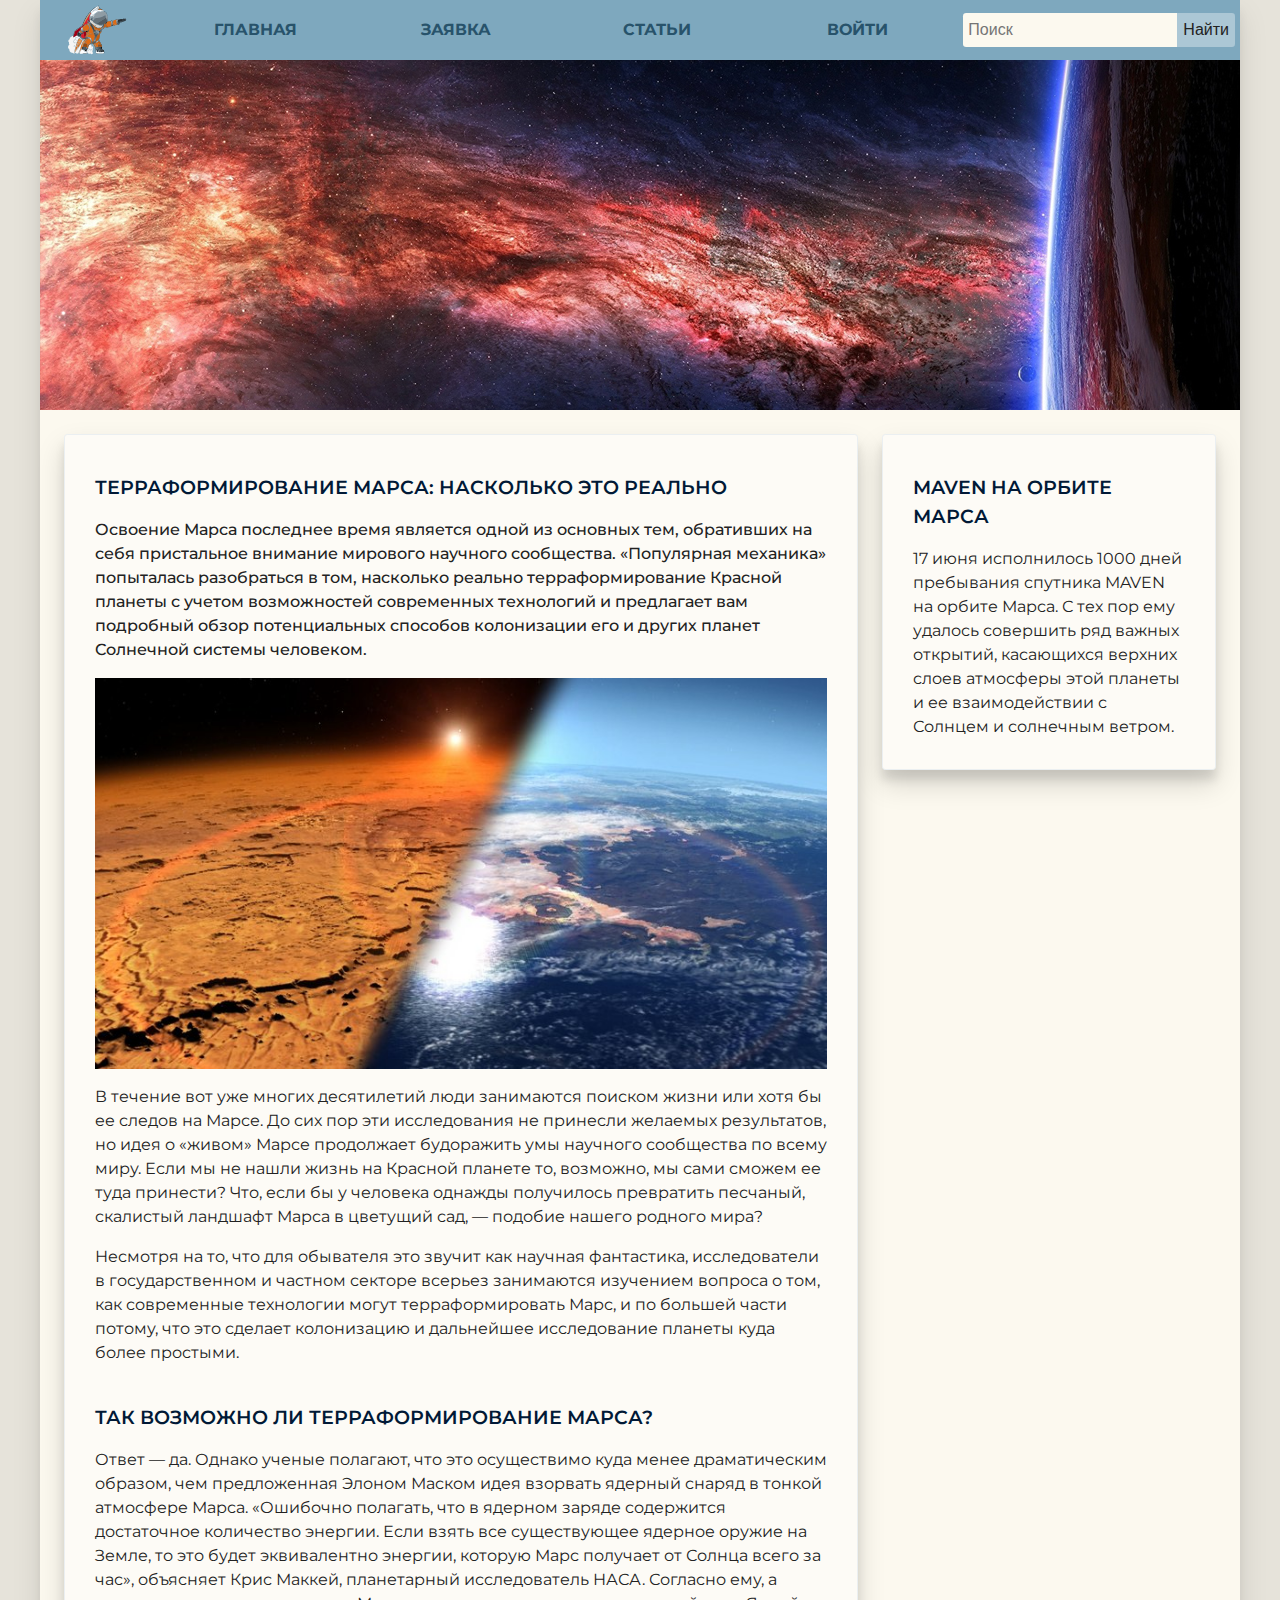
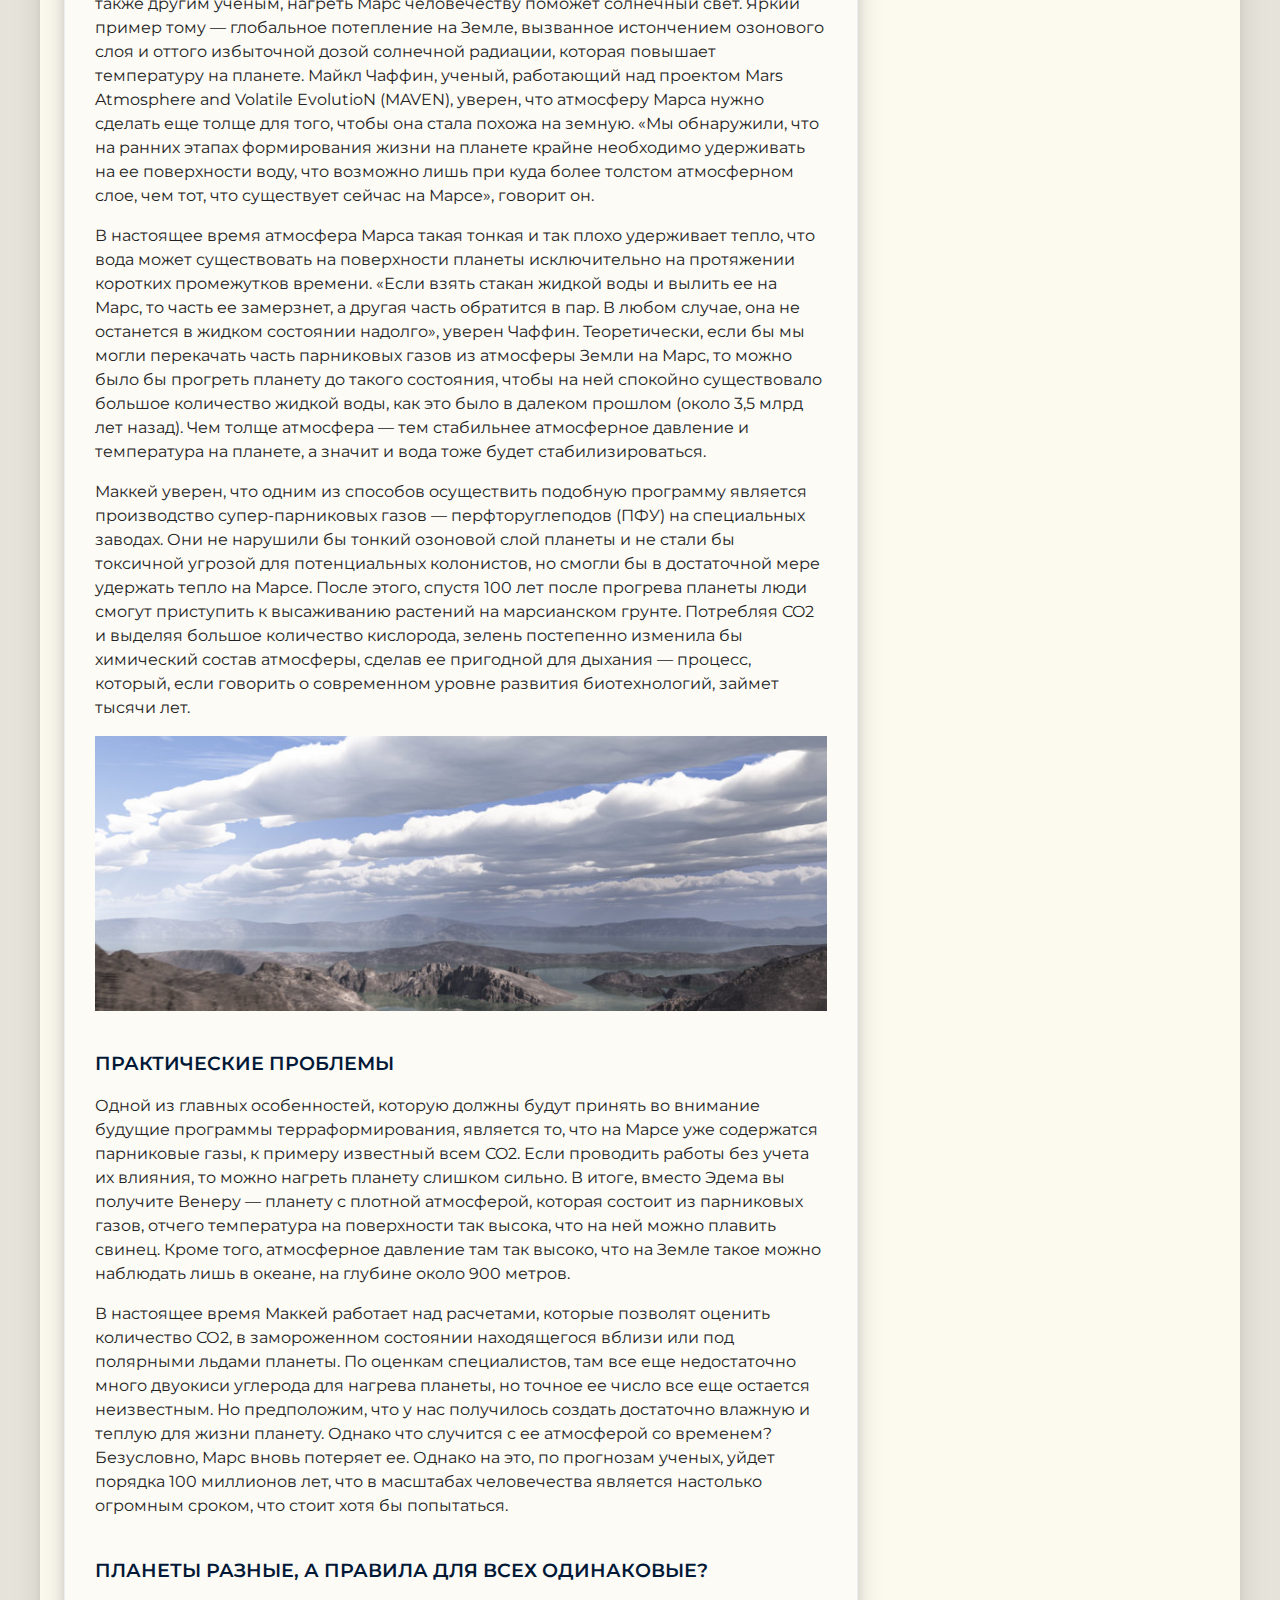
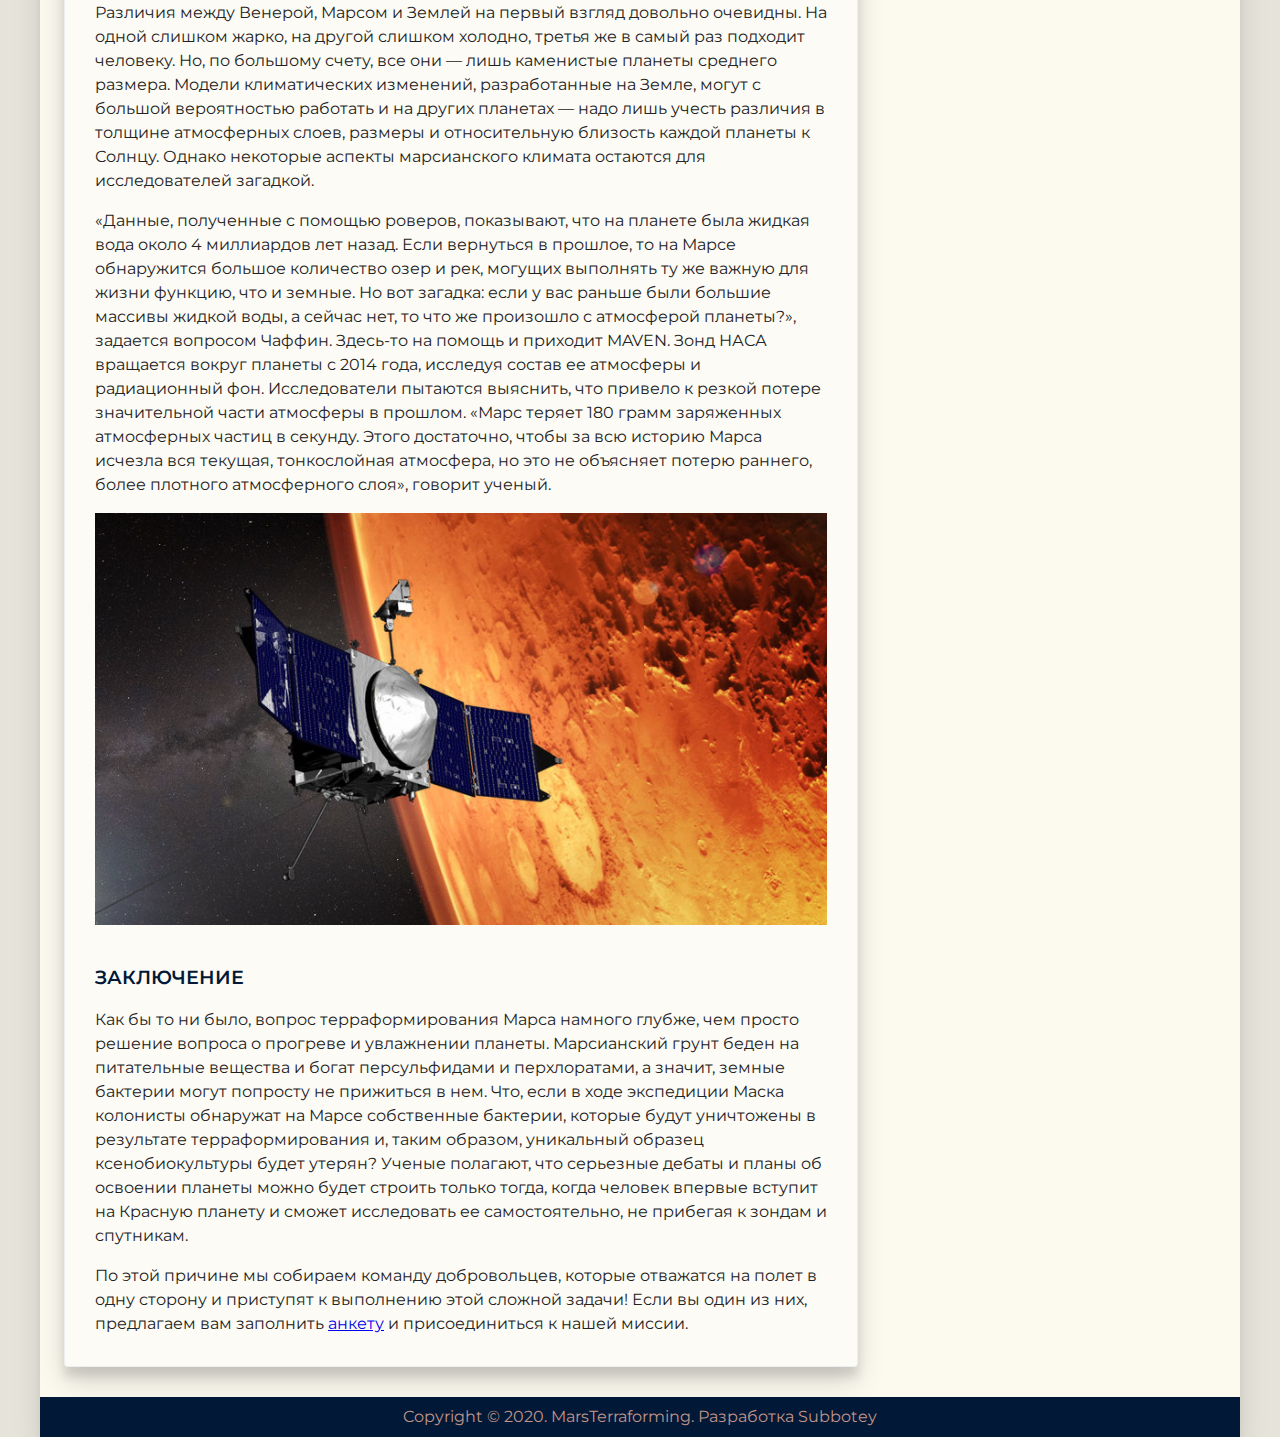
<file: adaptive/index.html>
<!doctype html>
<html>
<head>
	<meta charset="utf-8">
	<meta property="og:title" content="MarsTerraforming">
	<meta property="og:site_name" content="MarsTerraforming.com">
	<meta property="og:url" content="https://subbotey.github.io">
	<meta property="og:description" content="Команда добровольцев, планирующих преобразить Красную планету.">
	<meta property="og:image" content="https://subbotey.github.io/img/og.jpg">
	<link rel="stylesheet" href="css/style.css">
	<meta name="viewport" content="width=device-width, initial-scale=1.0">
	<meta name="discription" content="Страница сайта с адаптивной версткой">
	<link rel="icon" href="./img/astronaut.svg" sizes="any" type="image/svg+xml">
	<meta name="keywords" content="Адаптивная верстка, grid">
<title>Главная страница адаптивного сайта</title>
</head>
<body>
	<div class="conteiner">
		<div class="header">
			<nav>
				<a id="logo" href="#"></a>
				<ul>
					<li><a href="#">Главная</a></li>
					<li><a href="#">Заявка</a></li>
					<li><a href="#">Статьи</a></li>
					<li id="vhod">
						<a href="#">Войти</a>
						<div class="sub-menu">
							<div><a href="#avtorization">Авторизация</a></div>
							<div><a href="#registration">Регистрация</a></div>
						</div>
					</li>
				</ul>
				<form>
					<input id="search" type="search" placeholder="Поиск">
					<input id="submit" type="submit" value="Найти">
				</form>
			</nav>			
		</div>
		<div class="slider">
			<ul>
				<li class="active"><img src="img/slider/slide_1.jpg" alt="Космос"></li>
				<li><img src="img/slider/slide_2.jpg" alt="Космос"></li>
				<li><img src="img/slider/slide_3.jpg" alt="Космос"></li>
				<li><img src="img/slider/slide_4.jpg" alt="Космос"></li>
				<li><img src="img/slider/slide_5.jpg" alt="Космос"></li>
				<li><img src="img/slider/slide_6.jpg" alt="Космос"></li>
			</ul>
		</div>
		<div class="main">
			<div class="cards">
				<div class="zagolovok">Терраформирование Марса: насколько это реально</div>
				<div>
					<b>Освоение Марса последнее время является одной из основных тем, обративших на себя пристальное внимание мирового научного сообщества. «Популярная механика» попыталась разобраться в том, насколько реально терраформирование Красной планеты с учетом возможностей современных технологий и предлагает вам подробный обзор потенциальных способов колонизации его и других планет Солнечной системы человеком.</b>
				</div>
				<div>
					<img src="img/terra.jpg" alt="Вид на марс в будущем">
				</div>
				<div>
					В течение вот уже многих десятилетий люди занимаются поиском жизни или хотя бы ее следов на Марсе. До сих пор эти исследования не принесли желаемых результатов, но идея о «живом» Марсе продолжает будоражить умы научного сообщества по всему миру. Если мы не нашли жизнь на Красной планете то, возможно, мы сами сможем ее туда принести? Что, если бы у человека однажды получилось превратить песчаный, скалистый ландшафт Марса в цветущий сад, — подобие нашего родного мира?
				</div>
				<div>
					Несмотря на то, что для обывателя это звучит как научная фантастика, исследователи в государственном и частном секторе всерьез занимаются изучением вопроса о том, как современные технологии могут терраформировать Марс, и по большей части потому, что это сделает колонизацию и дальнейшее исследование планеты куда более простыми.
				</div>
				<div class="zagolovok">
					Так возможно ли терраформирование Марса?
				</div>
				<div>
					Ответ — да. Однако ученые полагают, что это осуществимо куда менее драматическим образом, чем предложенная Элоном Маском идея взорвать ядерный снаряд в тонкой атмосфере Марса. «Ошибочно полагать, что в ядерном заряде содержится достаточное количество энергии. Если взять все существующее ядерное оружие на Земле, то это будет эквивалентно энергии, которую Марс получает от Солнца всего за час», объясняет Крис Маккей, планетарный исследователь НАСА. Согласно ему, а также другим ученым, нагреть Марс человечеству поможет солнечный свет. Яркий пример тому — глобальное потепление на Земле, вызванное истончением озонового слоя и оттого избыточной дозой солнечной радиации, которая повышает температуру на планете. Майкл Чаффин, ученый, работающий над проектом Mars Atmosphere and Volatile EvolutioN (MAVEN), уверен, что атмосферу Марса нужно сделать еще толще для того, чтобы она стала похожа на земную. «Мы обнаружили, что на ранних этапах формирования жизни на планете крайне необходимо удерживать на ее поверхности воду, что возможно лишь при куда более толстом атмосферном слое, чем тот, что существует сейчас на Марсе», говорит он.
				</div>
				<div>
					В настоящее время атмосфера Марса такая тонкая и так плохо удерживает тепло, что вода может существовать на поверхности планеты исключительно на протяжении коротких промежутков времени. «Если взять стакан жидкой воды и вылить ее на Марс, то часть ее замерзнет, а другая часть обратится в пар. В любом случае, она не останется в жидком состоянии надолго», уверен Чаффин. Теоретически, если бы мы могли перекачать часть парниковых газов из атмосферы Земли на Марс, то можно было бы прогреть планету до такого состояния, чтобы на ней спокойно существовало большое количество жидкой воды, как это было в далеком прошлом (около 3,5 млрд лет назад). Чем толще атмосфера — тем стабильнее атмосферное давление и температура на планете, а значит и вода тоже будет стабилизироваться.
				</div>
				<div>
					Маккей уверен, что одним из способов осуществить подобную программу является производство супер-парниковых газов — перфторуглеподов (ПФУ) на специальных заводах. Они не нарушили бы тонкий озоновой слой планеты и не стали бы токсичной угрозой для потенциальных колонистов, но смогли бы в достаточной мере удержать тепло на Марсе. После этого, спустя 100 лет после прогрева планеты люди смогут приступить к высаживанию растений на марсианском грунте. Потребляя CO2 и выделяя большое количество кислорода, зелень постепенно изменила бы химический состав атмосферы, сделав ее пригодной для дыхания — процесс, который, если говорить о современном уровне развития биотехнологий, займет тысячи лет.
				</div>
				<div>
					<img src="img/peizagh.jpg" alt="Модель того, как Марс выглядел в далеком прошлом">
				</div>
				<div class="zagolovok">
					Практические проблемы
				</div>
				<div>
					Одной из главных особенностей, которую должны будут принять во внимание будущие программы терраформирования, является то, что на Марсе уже содержатся парниковые газы, к примеру известный всем CO2. Если проводить работы без учета их влияния, то можно нагреть планету слишком сильно. В итоге, вместо Эдема вы получите Венеру — планету с плотной атмосферой, которая состоит из парниковых газов, отчего температура на поверхности так высока, что на ней можно плавить свинец. Кроме того, атмосферное давление там так высоко, что на Земле такое можно наблюдать лишь в океане, на глубине около 900 метров.
				</div>
				<div>
					В настоящее время Маккей работает над расчетами, которые позволят оценить количество СО2, в замороженном состоянии находящегося вблизи или под полярными льдами планеты. По оценкам специалистов, там все еще недостаточно много двуокиси углерода для нагрева планеты, но точное ее число все еще остается неизвестным. Но предположим, что у нас получилось создать достаточно влажную и теплую для жизни планету. Однако что случится с ее атмосферой со временем? Безусловно, Марс вновь потеряет ее. Однако на это, по прогнозам ученых, уйдет порядка 100 миллионов лет, что в масштабах человечества является настолько огромным сроком, что стоит хотя бы попытаться.
				</div>
				<div class="zagolovok">
					Планеты разные, а правила для всех одинаковые?
				</div>
				<div>
					Различия между Венерой, Марсом и Землей на первый взгляд довольно очевидны. На одной слишком жарко, на другой слишком холодно, третья же в самый раз подходит человеку. Но, по большому счету, все они — лишь каменистые планеты среднего размера. Модели климатических изменений, разработанные на Земле, могут с большой вероятностью работать и на других планетах — надо лишь учесть различия в толщине атмосферных слоев, размеры и относительную близость каждой планеты к Солнцу. Однако некоторые аспекты марсианского климата остаются для исследователей загадкой.
				</div>
				<div>
					«Данные, полученные с помощью роверов, показывают, что на планете была жидкая вода около 4 миллиардов лет назад. Если вернуться в прошлое, то на Марсе обнаружится большое количество озер и рек, могущих выполнять ту же важную для жизни функцию, что и земные. Но вот загадка: если у вас раньше были большие массивы жидкой воды, а сейчас нет, то что же произошло с атмосферой планеты?», задается вопросом Чаффин. Здесь-то на помощь и приходит MAVEN. Зонд НАСА вращается вокруг планеты с 2014 года, исследуя состав ее атмосферы и радиационный фон. Исследователи пытаются выяснить, что привело к резкой потере значительной части атмосферы в прошлом. «Марс теряет 180 грамм заряженных атмосферных частиц в секунду. Этого достаточно, чтобы за всю историю Марса исчезла вся текущая, тонкослойная атмосфера, но это не объясняет потерю раннего, более плотного атмосферного слоя», говорит ученый.
				</div>
				<div>
					<img src="img/sputnik.jpg" alt="Спутник MAVEN, сканирующий марсианскую атмосферу">
				</div>
				<div class="zagolovok">
					Заключение
				</div>
				<div>
					Как бы то ни было, вопрос терраформирования Марса намного глубже, чем просто решение вопроса о прогреве и увлажнении планеты. Марсианский грунт беден на питательные вещества и богат персульфидами и перхлоратами, а значит, земные бактерии могут попросту не прижиться в нем. Что, если в ходе экспедиции Маска колонисты обнаружат на Марсе собственные бактерии, которые будут уничтожены в результате терраформирования и, таким образом, уникальный образец ксенобиокультуры будет утерян? Ученые полагают, что серьезные дебаты и планы об освоении планеты можно будет строить только тогда, когда человек впервые вступит на Красную планету и сможет исследовать ее самостоятельно, не прибегая к зондам и спутникам.
				</div>
				<div>
					По этой причине мы собираем команду добровольцев, которые отважатся на полет в одну сторону и приступят к выполнению этой сложной задачи! Если вы один из них, предлагаем вам заполнить <a href="#">анкету</a> и присоединиться к нашей миссии.
				</div>
			</div>
		</div>
		<div class="vertical-block">
			<div class="cards">
				<div class="zagolovok">MAVEN на орбите Марса</div>
				<div>
					17 июня исполнилось 1000 дней пребывания спутника MAVEN на орбите Марса. С тех пор ему удалось совершить ряд важных открытий, касающихся верхних слоев атмосферы этой планеты и ее взаимодействии с Солнцем и солнечным ветром.
				</div>
			</div>
		</div>
		<footer>
			<p>Copyright © 2020.  MarsTerraforming. Разработка Subbotey</p>
		</footer>
		<div class="hamburger-menu">
			<input id="menu__toggle" type="checkbox" />
			<label class="menu__btn" for="menu__toggle">
				<span></span>
			</label>
			<div class="menu__box">
				<div><a class="menu__item" href="#">Главная</a></div>
				<div><a class="menu__item" href="#">Заявка</a></div>
				<div><a class="menu__item" href="#">Статьи</a></div>
				<div><a class="menu__item" href="#avtorization">Авторизация</a></div>
				<div><a class="menu__item" href="#registration">Регистрация</a></div>
			</div>
		</div>
	</div>
	<div id="avtorization" class="modal">
		<div class="wrapper-modal">
			<div class="div-modal">
			  <div class="pole">
				<div class="zagolovok">
				  Авторизация
				</div>
				<div>
				  <label class="label">Ваш логин:
					<input 
						   class="input-modal" 
						   type="email" 
						   required 
						   placeholder="Login">
				  </label>
				</div>
				<div>
				  <label class="label">Ваш пароль:
					<input 
						   class="input-modal" 
						   type="password" 
						   required 
						   placeholder="Password">
				  </label>
				</div>
				<div>
					<input 
						   class="button-modal" 
						   type="submit" 
						   value="Войти">
				</div>
			  </div>
				<a class="close" href="#">
					<button>
						&#10008;
					</button>
				</a>
			</div>
		</div>
	</div>
	<div id="registration" class="modal">
	  <div class="wrapper-modal">
		<div class="div-modal">
		  <div class="pole">
			<div class="zagolovok">
			  Регистрация
			</div>
			<div>
			  <label class="label">Введите ваш логин:
				<input 
					   class="input-modal" 
					   type="text" 
					   required 
					   placeholder="Login" 
					   minlength="5" 
					   maxlength="25"> * 
			  </label>
			</div>
			<div>
			  <label class="label">Введите ваш E-Mail:
				<input 
					   class="input-modal" 
					   type="email" 
					   required 
					   placeholder="Email"> *
			  </label>
			</div>
			<div>
			  <label class="label">Введите ваш пароль:
				<input 
					   class="input-modal" 
					   type="password" 
					   required 
					   placeholder="Password" 
					   minlength="5" 
					   maxlength="25"> *
			  </label>
			</div>
			<div>
			  <label class="label">Повиторите ваш пароль:
				<input 
					   class="input-modal" 
					   type="password" 
					   required 
					   placeholder="Confirm password" 
					   minlength="5" 
					   maxlength="25"> *
			  </label>
			</div>
			<div>
			  <input 
					 class="button-modal" 
					 type="submit" 
					 value="Регистрация">
			  <input 
					 class="button-modal" 
					 type="button" 
					 onClick="location.href='#'" 
					 value="Отмена" >
			</div>
			<div class="label" align="left">
			  Поля со "*" обязательны для заполнения.
			</div>
		  </div>
		</div>
	  </div>
	</div>
</body>
</html>
</file>
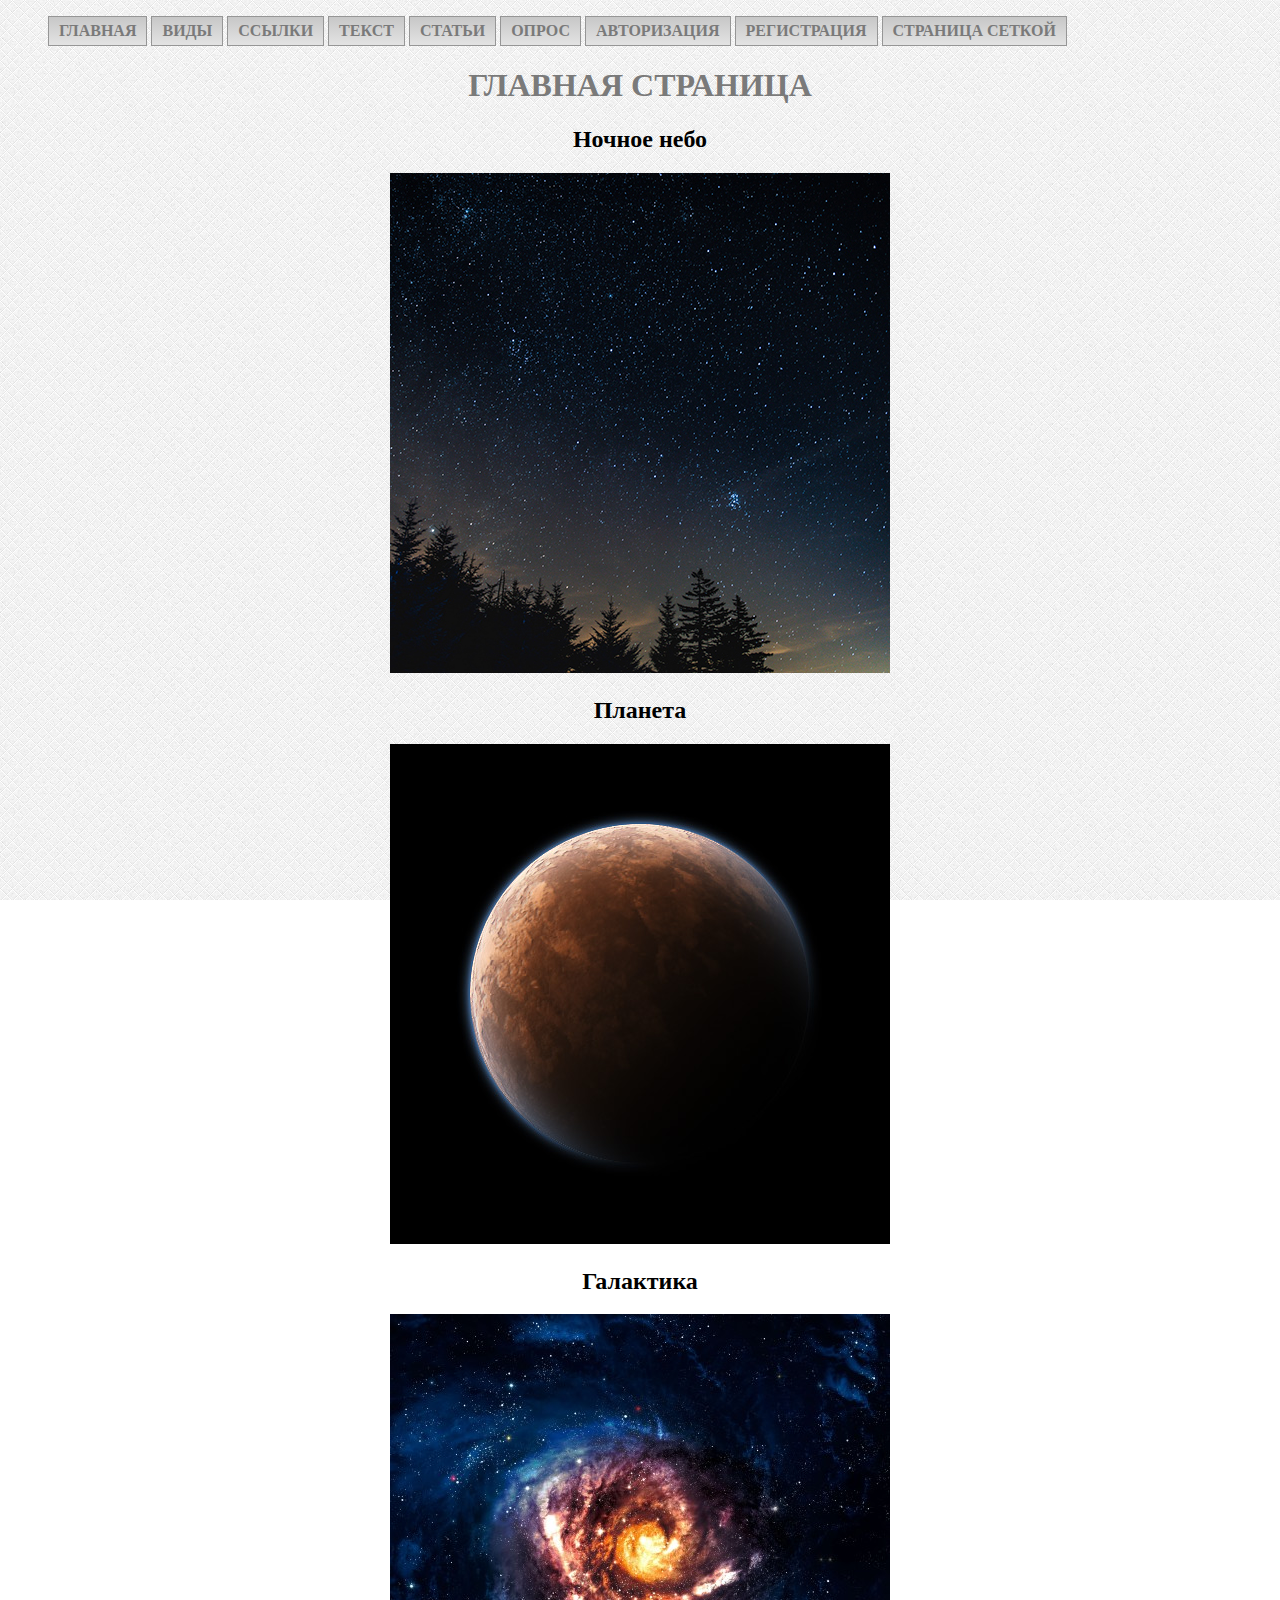
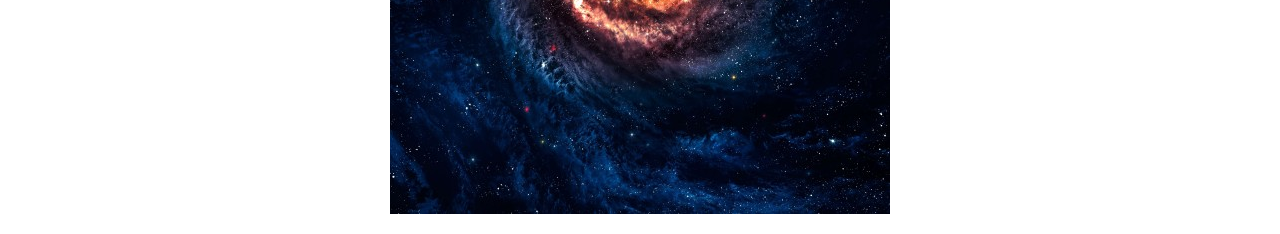
<file: Homework/index.html>
<!doctype html>
<html>
<head>
	<meta charset="utf-8">
	<meta name="discription" content="Стартовая страница сайта к домашнему заданию">
	<meta name="keywords" content="Меню, списки, картинки">
	<link rel="stylesheet" href="./css/style.css">
	<title>Главная страница</title>
</head>
<body>
	<ul>
		<li class="top-menu">
			<a 
			   class="text-menu" 
			   href="#">
				Главная
			</a>
		</li>
		<li class="top-menu">
			<a 
			   class="text-menu" 
			   href="./menu_modal.html">
				Виды
			</a>
		</li>
		<li class="top-menu">
			<a 
			   class="text-menu" 
			   href="./link.html">
				Ссылки
			</a>
		</li>
		<li class="top-menu">
			<a 
			   class="text-menu" 
			   href="./text.html">
				Текст
			</a>
		</li>
		<li class="top-menu">
			<a 
			   class="text-menu" 
			   href="./articles.html">
				Статьи
			</a>
		</li>
		<li class="top-menu">
			<a 
			   class="text-menu" 
			   href="./opros.html">
				Опрос
			</a>
		</li>
		<li class="top-menu">
			<a 
			   class="text-menu" 
			   href="./authorization.html">
				Авторизация
			</a>
		</li>
		<li class="top-menu">
			<a 
			   class="text-menu" 
			   href="./registration.html">
				Регистрация
			</a>
		</li>
		<li class="top-menu">
			<a 
			   class="text-menu" 
			   href="./setka.html">
				Страница сеткой
			</a>
		</li>
	</ul>
	<h1 class="h1-zagolovok">
		Главная страница
	</h1>
	<div id="nebo" align="center">
		<p>
			<h2>Ночное небо</h2>
		</p>
		<p>
			<img
				src="img/nebo.jpg" 
				alt="Ночное небо"
				height="500"
				width="500"
			>
		</p>
	</div>
	<div id="planeta" align="center">
		<p>
			<h2>Планета</h2>
		</p>
		<p>
			<img
				src="img/planeta.jpg" 
				alt="Планета"
				height="500"
				width="500"
			>
		</p>
	</div>
	<div id="galaktika" align="center">
		<p>
			<h2>Галактика</h2>
		</p>
		<p>
			<img
				src="img/kosmos.jpg" 
				alt="Галактика"
				height="500"
				width="500"
			>
		</p>
	</div>
</body>
</html>
</file>
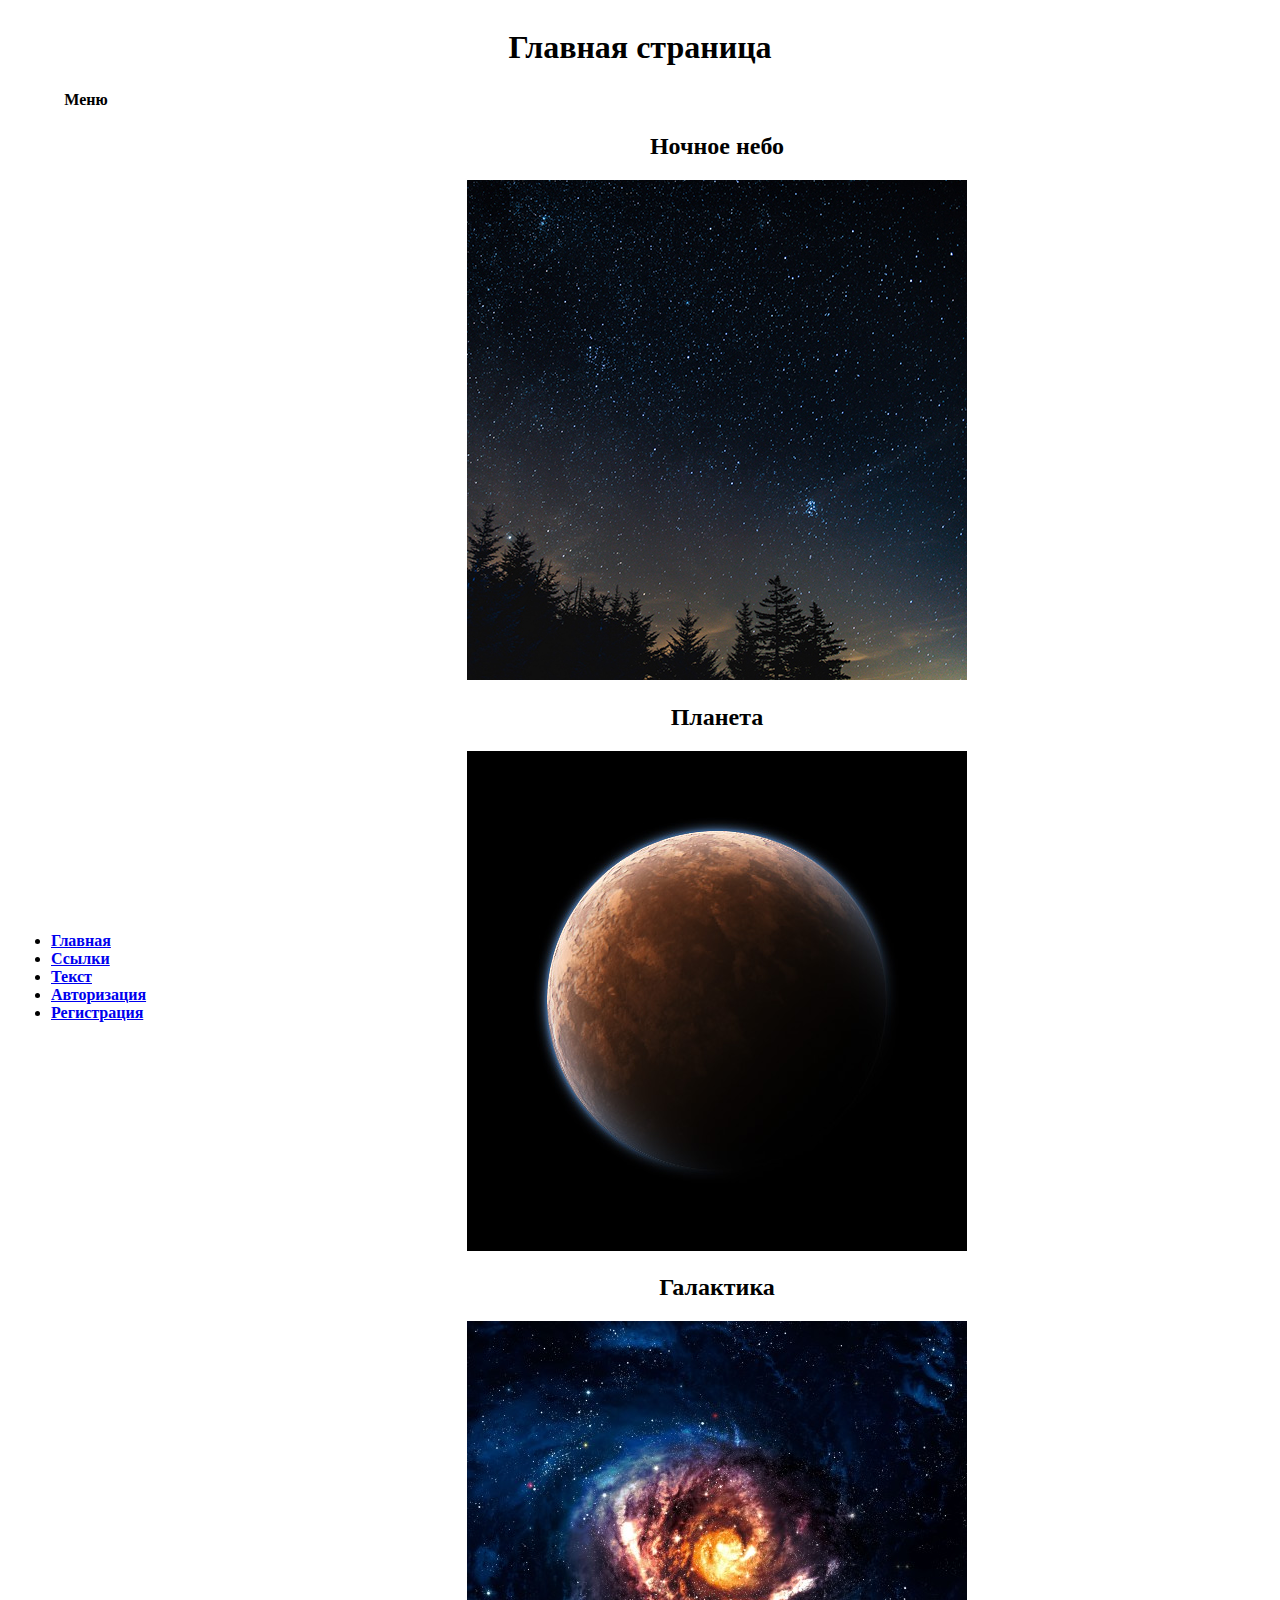
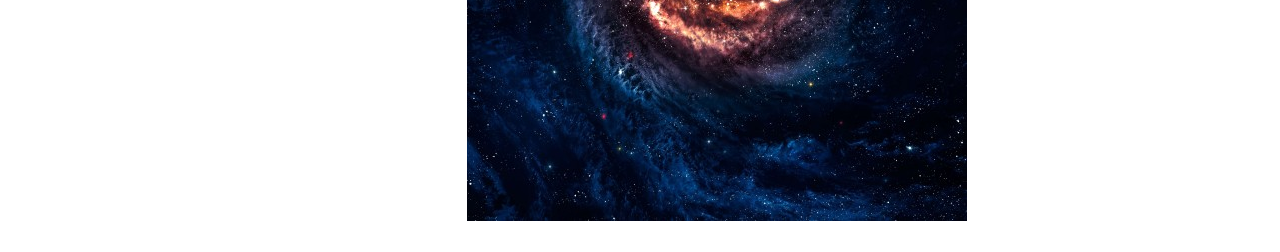
<file: Homework/Lesson_1/index.html>
<!doctype html>
<html>
<head>
	<meta charset="utf-8">
	<meta name="discription" content="Стартовая страница сайта к домашнему заданию">
	<meta name="keywords" content="Меню, списки, картинки">
	<title>Главная страница</title>
</head>
<body>
<table  width="100%">
	<caption>
		<h1>
			Главная страница
		</h1>
	</caption>
		<thead>
			<tr>
				<th  width="150">
				Меню
				</th>
				<th>&nbsp;
				
				</th>
			</tr>
		</thead>
		<tbody>
			<tr>
				<th>
					<ul align="left">
						<li>
							<a href="#">Главная</a>
						</li>
						<li>
							<a href="./str_2.html">Ссылки</a>
						</li>
						<li>
							<a href="./str_3.html">Текст</a>
						</li>
						<li>
							<a href="./str_4.html">Авторизация</a>
						</li>
						<li>
							<a href="./str_5.html">Регистрация</a>
						</li>
					</ul>
				</th>
				<th>
					<div id="nebo">
						<p>
							<h2>Ночное небо</h2>
						</p>
						<p>
							<img
								src="img/nebo.jpg" 
								alt="Ночное небо"
								height="500"
								width="500"
							>
						</p>
					</div>
					<div id="planeta">
						<p>
							<h2>Планета</h2>
						</p>
						<p>
							<img
								src="img/planeta.jpg" 
								alt="Планета"
								height="500"
								width="500"
							>
						</p>
					</div>
					<div id="galaktika">
						<p>
							<h2>Галактика</h2>
						</p>
						<p>
							<img
								src="img/kosmos.jpg" 
								alt="Галактика"
								height="500"
								width="500"
							>
						</p>
					</div>
				</th>
			</tr>
		</tbody>
</table>
</body>
</html>
</file>
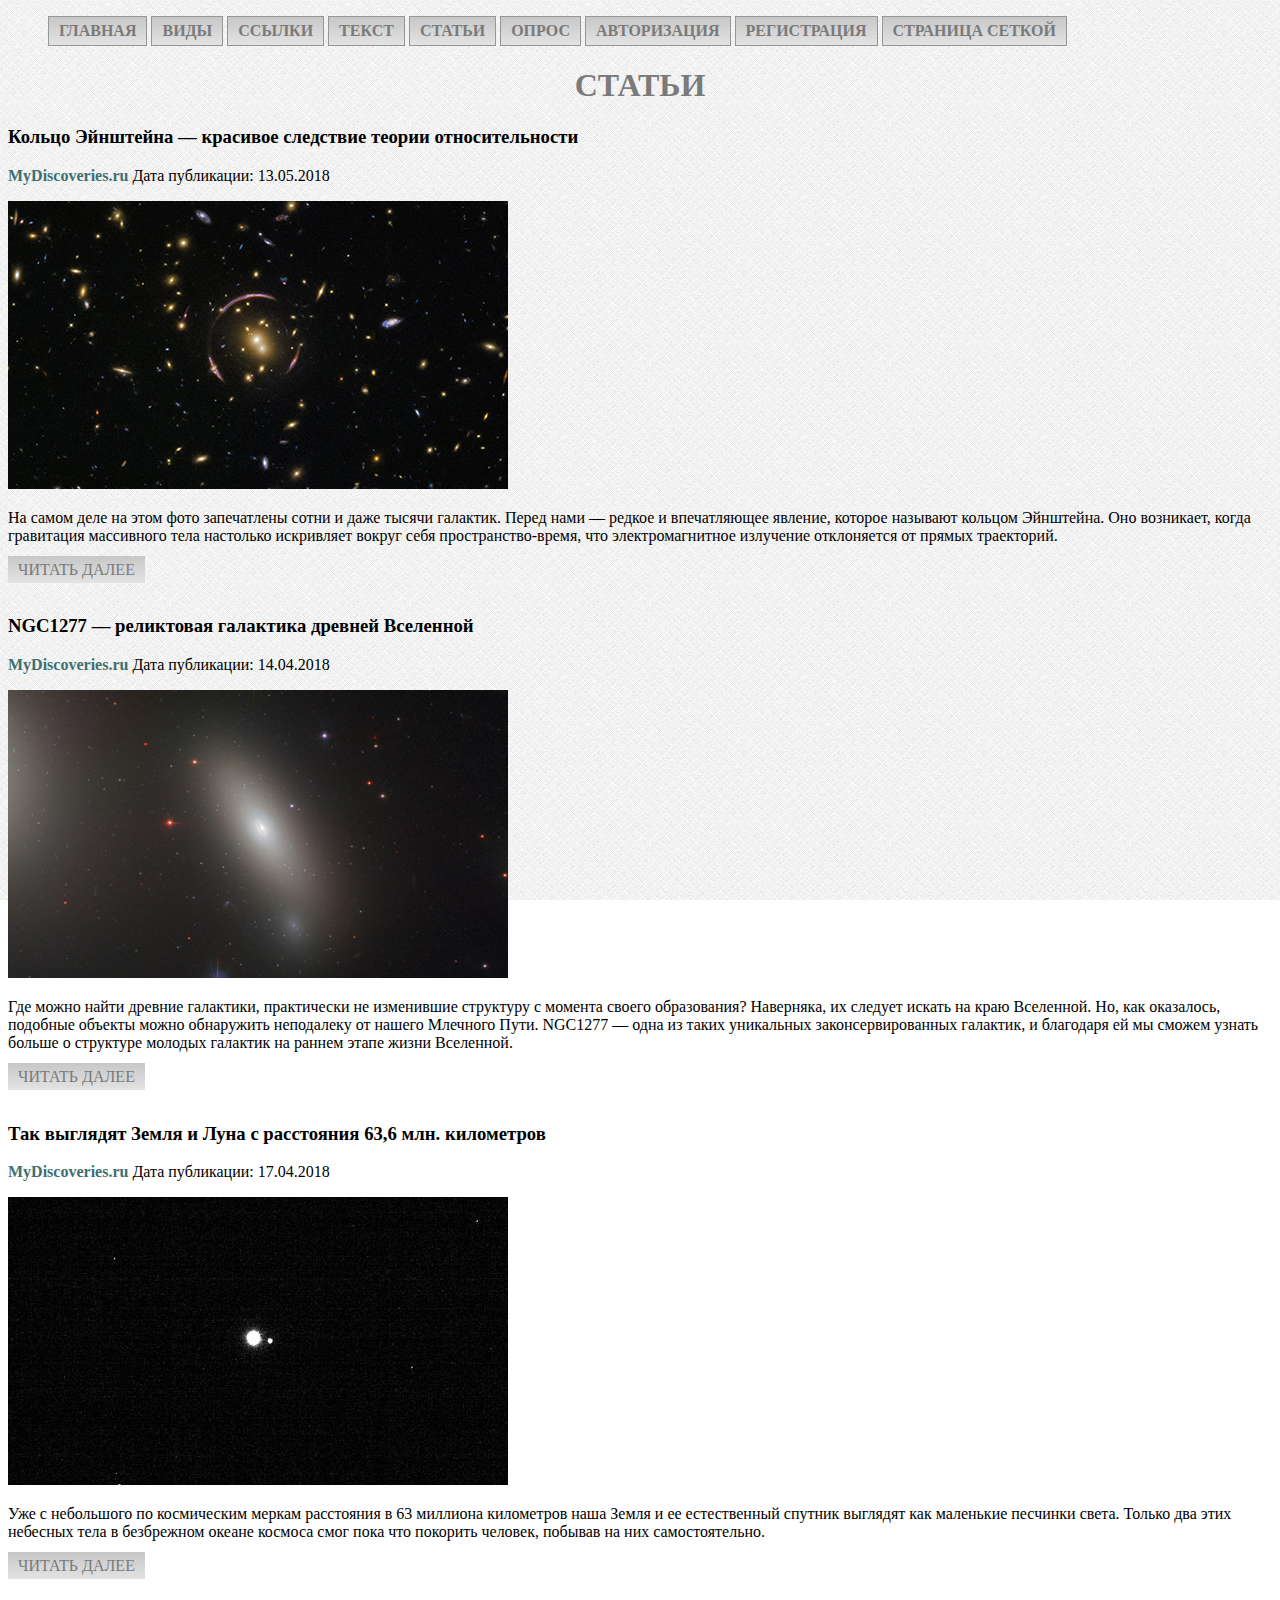
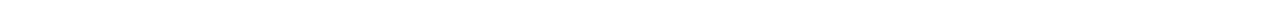
<file: Homework/articles.html>
<!doctype html>
<html>
<head>
	<meta charset="utf-8">
	<meta name="discription" content="Страница с статьями">
	<meta name="keywords" content="Меню, Статьи">
	<link rel="stylesheet" href="./css/style.css">
	<title>Статьи</title>
</head>
<body>
	<ul>
		<li class="top-menu">
			<a 
			   class="text-menu" 
			   href="./index.html">
				Главная
			</a>
		</li>
		<li class="top-menu">
			<a 
			   class="text-menu" 
			   href="./menu_modal.html">
				Виды
			</a>
		</li>
		<li class="top-menu">
			<a 
			   class="text-menu" 
			   href="./link.html">
				Ссылки
			</a>
		</li>
		<li class="top-menu">
			<a 
			   class="text-menu" 
			   href="./text.html">
				Текст
			</a>
		</li>
		<li class="top-menu">
			<a 
			   class="text-menu" 
			   href="#">
				Статьи
			</a>
		</li>
		<li class="top-menu">
			<a 
			   class="text-menu" 
			   href="./opros.html">
				Опрос
			</a>
		</li>
		<li class="top-menu">
			<a 
			   class="text-menu" 
			   href="./authorization.html">
				Авторизация
			</a>
		</li>
		<li class="top-menu">
			<a 
			   class="text-menu" 
			   href="./registration.html">
				Регистрация
			</a>
		</li>
		<li class="top-menu">
			<a 
			   class="text-menu" 
			   href="./setka.html">
				Страница сеткой
			</a>
		</li>
	</ul>
	<h1 class="h1-zagolovok">
	Статьи
	</h1>
	<div>
		<h3>
			Кольцо Эйнштейна — красивое следствие теории относительности
		</h3>
		<p>
			<a 
			   href="https://mydiscoveries.ru" 
			   class="autor"
			 >
				MyDiscoveries.ru 
			</a>
			Дата публикации: 13.05.2018
		</p>
		<p>
			<img 
				 src="img/kolco.jpg" 
				 alt="Кольцо Эйнштейна"
			>
		</p>
		<p>
			На самом деле на этом фото запечатлены сотни и даже тысячи галактик. Перед нами — редкое и впечатляющее явление, которое называют кольцом Эйнштейна. Оно возникает, когда гравитация массивного тела настолько искривляет вокруг себя пространство-время, что электромагнитное излучение отклоняется от прямых траекторий.
		</p>
		<p>
			<a 
			   href="https://mydiscoveries.ru/koltso-eynshteyna-krasivoe-sledstvie-teorii-otnositelnosti" 
			   class="knopka"
			>
				Читать далее
			</a>
		<br />
		<br />
		</p>
	</div>
	<div>
		<h3>
			NGC1277 — реликтовая галактика древней Вселенной
		</h3>
		<p>
			<a 
			   href="https://mydiscoveries.ru" 
			   class="autor"
			 >
				MyDiscoveries.ru 
			</a>
			Дата публикации: 14.04.2018
		</p>
		<p>
			<img 
				 src="img/ngc_1277.jpg" 
				 alt="Кольцо Эйнштейна"
			>
		</p>
		<p>
			Где можно найти древние галактики, практически не изменившие структуру с момента своего образования? Наверняка, их следует искать на краю Вселенной. Но, как оказалось, подобные объекты можно обнаружить неподалеку от нашего Млечного Пути. NGC1277 — одна из таких уникальных законсервированных галактик, и благодаря ей мы сможем узнать больше о структуре молодых галактик на раннем этапе жизни Вселенной.
		</p>
		<p>
			<a 
			   href="https://mydiscoveries.ru/ngc1277-reliktovaya-galaktika-drevney-vselennoy" 
			   class="knopka"
			>
				Читать далее
			</a>
		<br />
		<br />
		</p>
	</div>
	<div>
		<h3>
			Так выглядят Земля и Луна с расстояния 63,6 млн. километров
		</h3>
		<p>
			<a 
			   href="https://mydiscoveries.ru" 
			   class="autor"
			 >
				MyDiscoveries.ru 
			</a>
			Дата публикации: 17.04.2018
		</p>
		<p>
			<img 
				 src="img/luna_zemlya.jpg" 
				 alt="Кольцо Эйнштейна"
			>
		</p>
		<p>
			Уже с небольшого по космическим меркам расстояния в 63 миллиона километров наша Земля и ее естественный спутник выглядят как маленькие песчинки света. Только два этих небесных тела в безбрежном океане космоса смог пока что покорить человек, побывав на них самостоятельно.
		</p>
		<p>
			<a 
			   href="https://mydiscoveries.ru/kak-vyiglyadyat-zemlya-i-luna-s-rasstoyaniya-63-6-mln-kilometrov" 
			   class="knopka"
			>
				Читать далее
			</a>
		<br />
		<br />
		</p>
	</div>
</body>
</html>
</file>
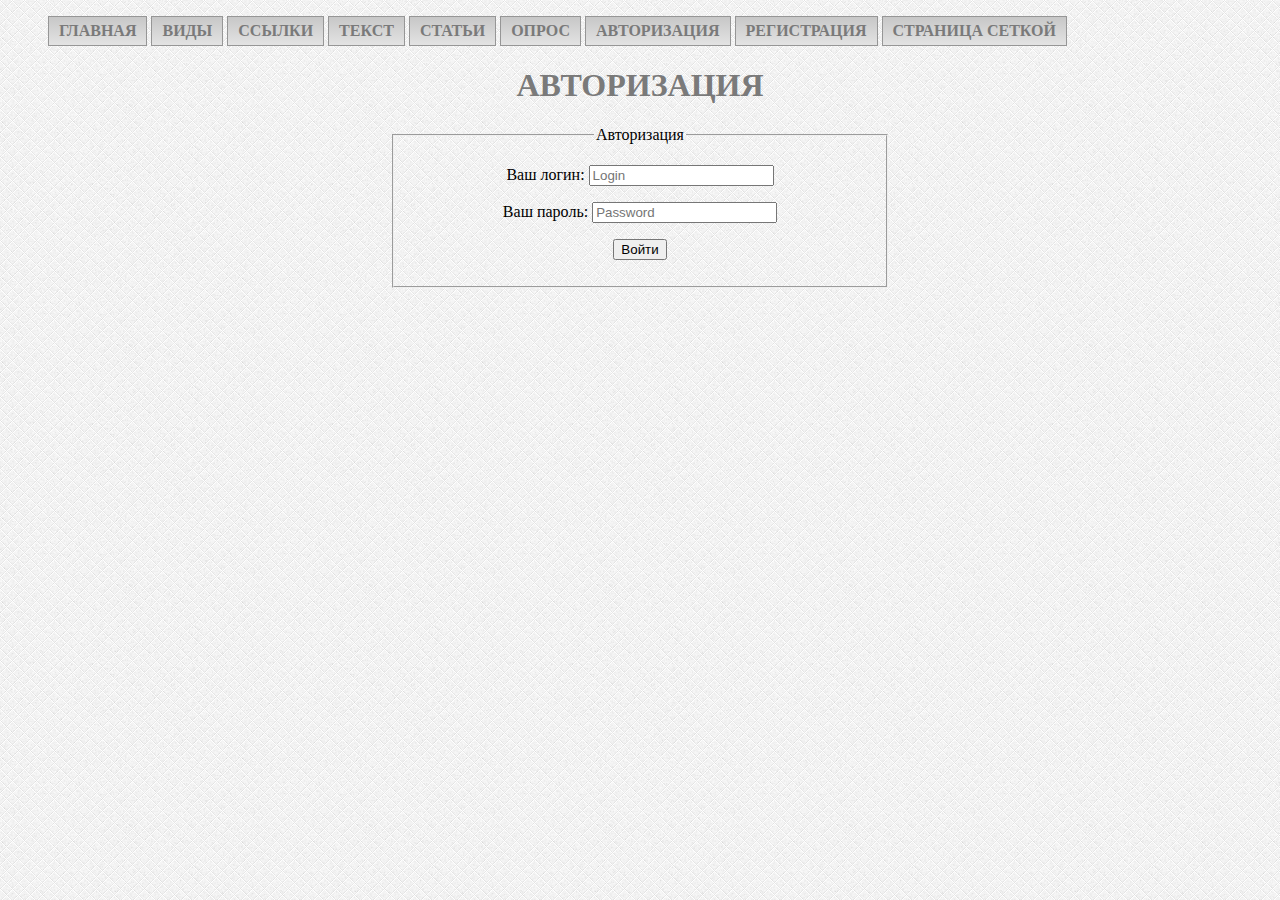
<file: Homework/authorization.html>
<!doctype html>
<html>
<head>
	<meta charset="utf-8">
	<meta name="discription" content="Страница авторизации">
	<meta name="keywords" content="Меню, авторизация">
	<link rel="stylesheet" href="./css/style.css">
	<title>Авторизация</title>
</head>
<body>
	<ul>
		<li class="top-menu">
			<a 
			   class="text-menu" 
			   href="./index.html">
				Главная
			</a>
		</li>
		<li class="top-menu">
			<a 
			   class="text-menu" 
			   href="./menu_modal.html">
				Виды
			</a>
		</li>
		<li class="top-menu">
			<a 
			   class="text-menu" 
			   href="./link.html">
				Ссылки
			</a>
		</li>
		<li class="top-menu">
			<a 
			   class="text-menu" 
			   href="./text.html">
				Текст
			</a>
		</li>
		<li class="top-menu">
			<a 
			   class="text-menu" 
			   href="./articles.html">
				Статьи
			</a>
		</li>
		<li class="top-menu">
			<a 
			   class="text-menu" 
			   href="./opros.html">
				Опрос
			</a>
		</li>
		<li class="top-menu">
			<a 
			   class="text-menu" 
			   href="#">
				Авторизация
			</a>
		</li>
		<li class="top-menu">
			<a 
			   class="text-menu" 
			   href="./registration.html">
				Регистрация
			</a>
		</li>
		<li class="top-menu">
			<a 
			   class="text-menu" 
			   href="./setka.html">
				Страница сеткой
			</a>
		</li>
	</ul>
	<h1 class="h1-zagolovok">
	Авторизация
	</h1>
	<form class="form" autocomplete="on" align="center">
	  <fieldset>
		<legend>
			Авторизация
		</legend>
		<p>
		  <label>Ваш логин:
			<input 
				type="email" 
				required 
				placeholder="Login"
			>
		  </label>
		</p>
		<p>
		  <label>Ваш пароль:
			<input
				type="password" 
				required 
				placeholder="Password"
			 >
		  </label>
		</p>
		<p>
			<input
				type="submit"
				value="Войти"
			>
		</p>
	  </fieldset>
	</form>
</body>
</html>
</file>
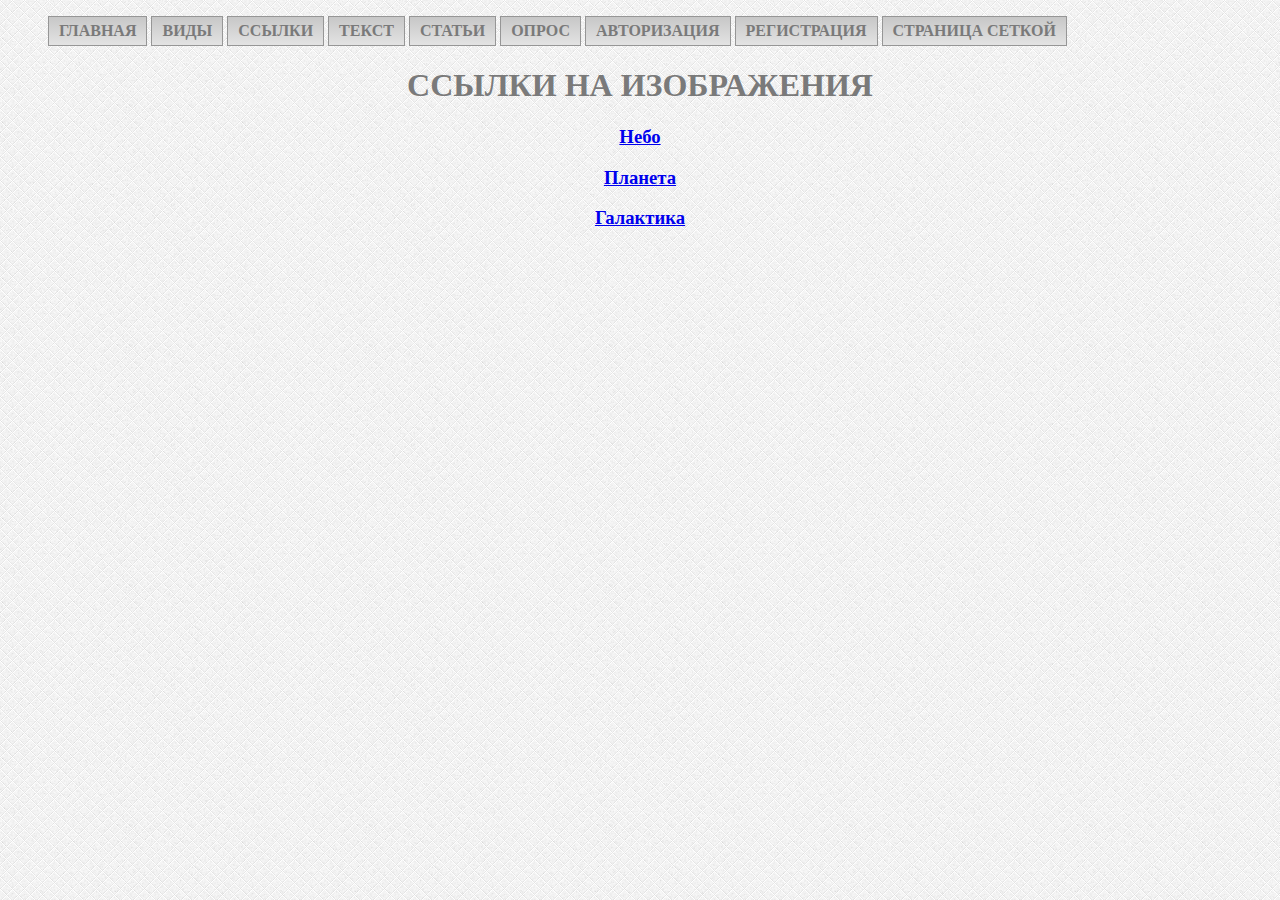
<file: Homework/link.html>
<!doctype html>
<html>
<head>
	<meta charset="utf-8">
	<meta name="discription" content="Вторая страница сайта к домашнему заданию">
	<meta name="keywords" content="Меню, списки, ссылки">
	<link rel="stylesheet" href="./css/style.css">
	<title>Страница с ссылками</title>
</head>
<body>
	<ul>
		<li class="top-menu">
			<a 
			   class="text-menu" 
			   href="./index.html">
				Главная
			</a>
		</li>
		<li class="top-menu">
			<a 
			   class="text-menu" 
			   href="./menu_modal.html">
				Виды
			</a>
		</li>
		<li class="top-menu">
			<a 
			   class="text-menu" 
			   href="#">
				Ссылки
			</a>
		</li>
		<li class="top-menu">
			<a 
			   class="text-menu" 
			   href="./text.html">
				Текст
			</a>
		</li>
		<li class="top-menu">
			<a 
			   class="text-menu" 
			   href="./articles.html">
				Статьи
			</a>
		</li>
		<li class="top-menu">
			<a 
			   class="text-menu" 
			   href="./opros.html">
				Опрос
			</a>
		</li>
		<li class="top-menu">
			<a 
			   class="text-menu" 
			   href="./authorization.html">
				Авторизация
			</a>
		</li>
		<li class="top-menu">
			<a 
			   class="text-menu" 
			   href="./registration.html">
				Регистрация
			</a>
		</li>
		<li class="top-menu">
			<a 
			   class="text-menu" 
			   href="./setka.html">
				Страница сеткой
			</a>
		</li>
	</ul>
		<h1 class="h1-zagolovok">
	Ссылки на изображения
	</h1>
	<div align="center">
		<h3>
		<a href="./index.html#nebo">Небо</a>
		</h3>
	</div>
	<div align="center">
		<h3>
		<a href="./index.html#planeta">Планета</a>
		</h3>
	</div>
	<div align="center">
		<h3>
			<a href="./index.html#galaktika">Галактика</a>
		</h3>
	</div>
</body>
</html>
</file>
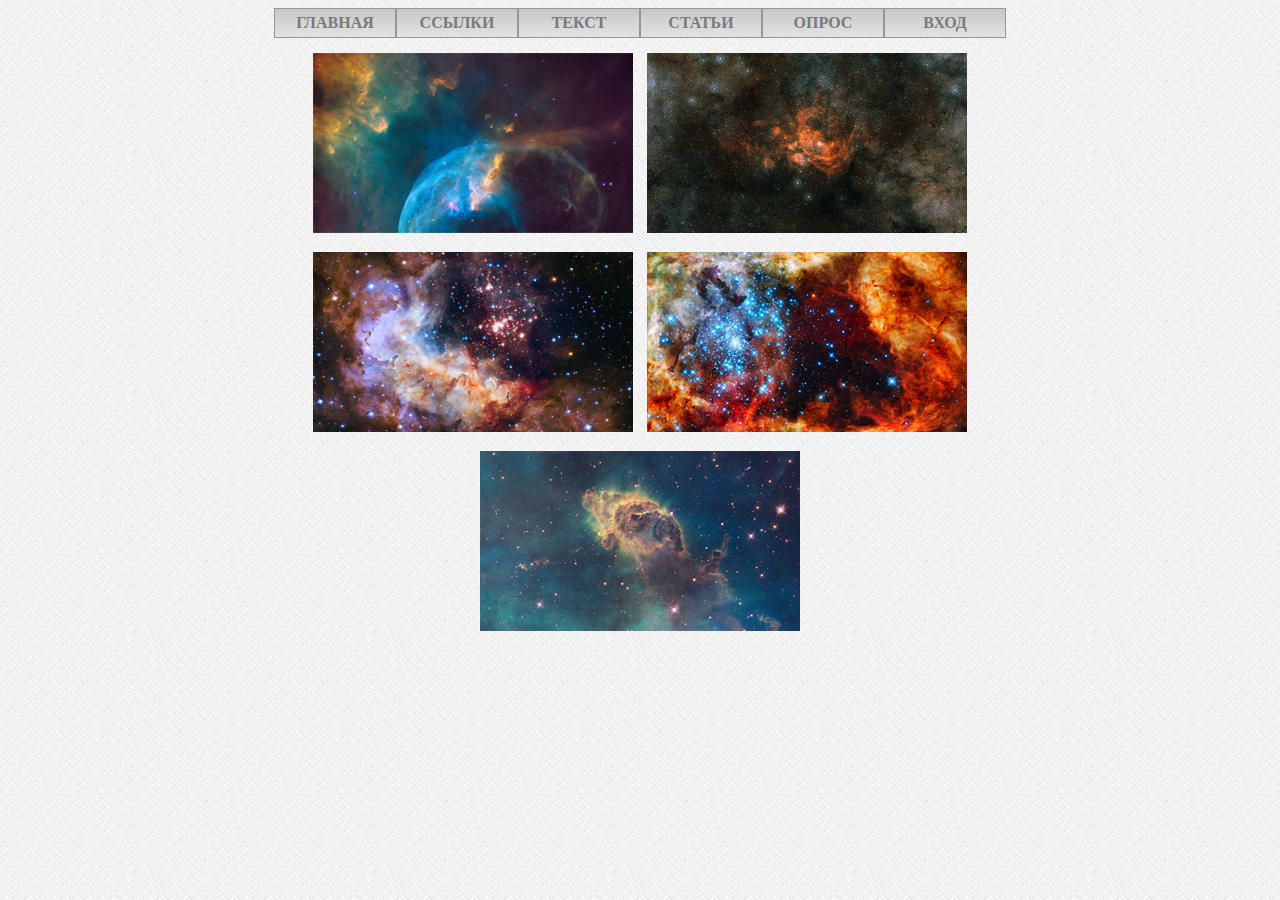
<file: Homework/menu_modal.html>
<!doctype html>
<html>
<head>
	<meta charset="utf-8">
	<meta name="discription" content="Страница с выпадающим меню и модальным окном с использованием flex">
	<meta name="keywords" content="Модальное окно, выпадающее меню">
	<link rel="stylesheet" href="css/menu_modal.css">
	<title>Модальное окно</title>
</head>
<body>
	<div class="flex-menu">
		<div class="top-menu">
			<a href="./index.html">
				Главная
			</a>
		</div>
		<div class="top-menu">
			<a href="./link.html">
				Ссылки
			</a>
		</div>
		<div class="top-menu">
			<a href="./text.html">
				Текст
			</a>
		</div>
		<div class="top-menu">
			<a href="./articles.html">
				Статьи
			</a>
		</div>
		<div class="top-menu">
			<a href="./opros.html">
				Опрос
			</a>
		</div>
		<div class="top-menu">
			<a href="#">
				Вход
			</a>
			<div class="sub-menu">
				<div>
					<a href="./authorization.html">
						Авторизация
					</a>
				</div>
				<div>
					<a href="./registration.html">
						Регистрация
					</a>
				</div>
			</div>
		</div>
	</div>
	<div class="flex-img">
		<a href="#img1">
			<img 
				 src="img/deep_sm_1.jpg"
				 title="Виды глубокого космоса"
				 alt="1"
				 >
		</a>
		<a href="#img2">
			<img 
				 src="img/deep_sm_2.jpg"
				 title="Виды глубокого космоса"
				 alt="2"
				 >
		</a>
	</div>
	<div class="flex-img">
		<a href="#img3">
			<img 
				 src="img/deep_sm_3.jpg"
				 title="Виды глубокого космоса"
				 alt="3"
				 >
		</a>
		<a href="#img4">
			<img 
				 src="img/deep_sm_4.jpg"
				 title="Виды глубокого космоса"
				 alt="4"
				 >
		</a>
	</div>
	<div class="flex-img">
		<a href="#img5">
			<img 
				 src="img/deep_sm_5.jpg"
				 title="Виды глубокого космоса"
				 alt="5"
				 >
		</a>
	</div>
	<div id="img1" class="modal">
		<div class="img-modal">
			<div class="div-modal">
				<img  
					 src="img/deep_1.jpg"
					 alt="1"
					 >
				<a class="close" href="#">
					<button>
						X
					</button>
				</a>
			</div>
		</div>
	</div>
	<div id="img2" class="modal">
		<div class="img-modal">
			<div class="div-modal">
				<img  
					 src="img/deep_2.jpg"
					 alt="2"
					 >
				<a class="close" href="#">
					<button>
						X
					</button>
				</a>
			</div>
		</div>
	</div>
	<div id="img3" class="modal">
		<div class="img-modal">
			<div class="div-modal">
				<img  
					 src="img/deep_3.jpg"
					 alt="3"
					 >
				<a class="close" href="#">
					<button>
						X
					</button>
				</a>
			</div>
		</div>
	</div>
	<div id="img4" class="modal">
		<div class="img-modal">
			<div class="div-modal">
				<img  
					 src="img/deep_4.jpg"
					 alt="4"
					 >
				<a class="close" href="#">
					<button>
						X
					</button>
				</a>
			</div>
		</div>
	</div>
	<div id="img5" class="modal">
		<div class="img-modal">
			<div class="div-modal">
				<img  
					 src="img/deep_5.jpg"
					 alt="5"
					 >
				<a class="close" href="#">
					<button>
						X
					</button>
				</a>
			</div>
		</div>
	</div>
</body>
</html>
</file>
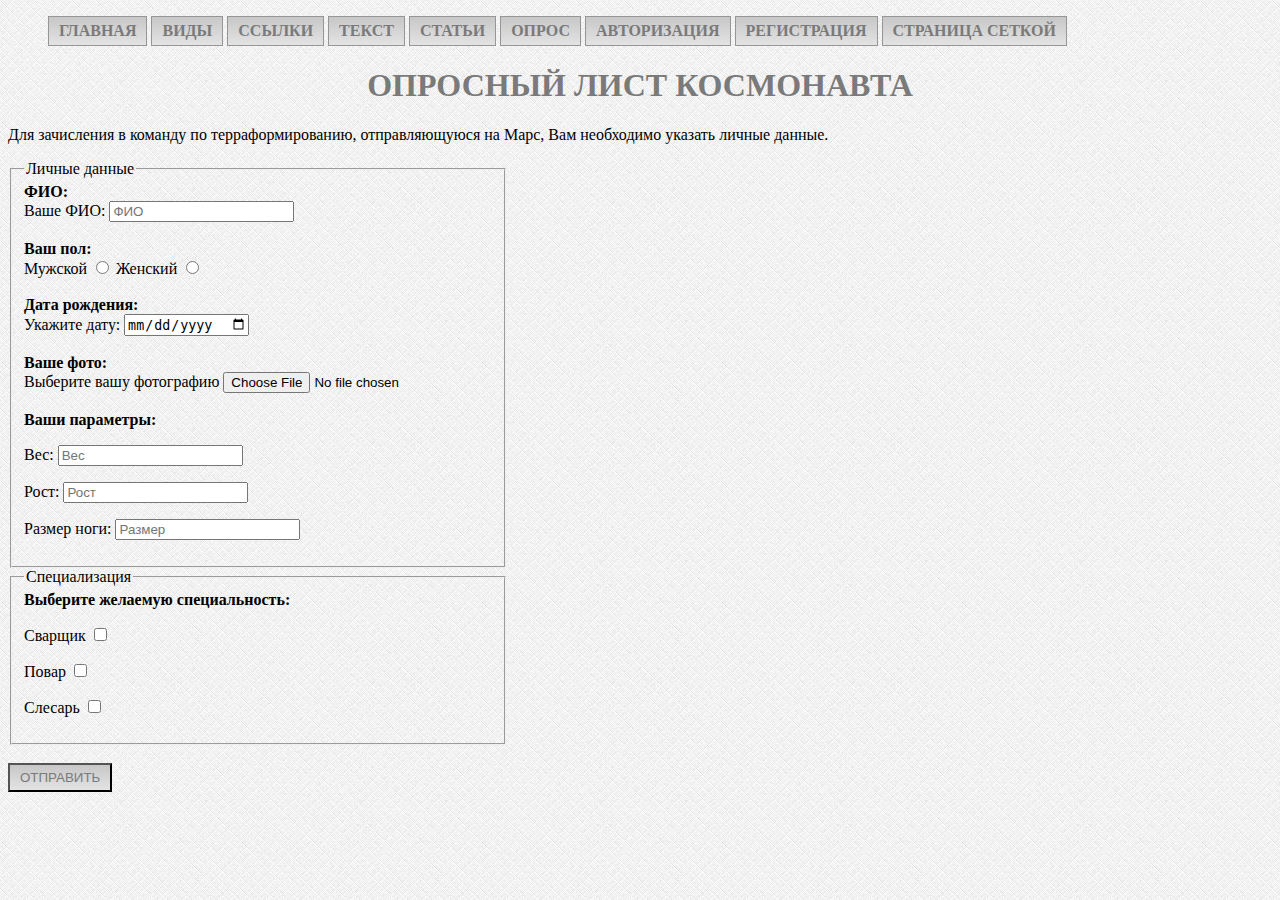
<file: Homework/opros.html>
<!doctype html>
<html>
<head>
	<meta charset="utf-8">
	<meta name="discription" content="Страница с опросом к домашнему заданию">
	<meta name="keywords" content="Меню, Опрос">
	<link rel="stylesheet" href="./css/style.css">
	<title>Опросный лист</title>
</head>
<body>
	<ul>
		<li class="top-menu">
			<a 
			   class="text-menu" 
			   href="./index.html">
				Главная
			</a>
		</li>
		<li class="top-menu">
			<a 
			   class="text-menu" 
			   href="./menu_modal.html">
				Виды
			</a>
		</li>
		<li class="top-menu">
			<a 
			   class="text-menu" 
			   href="./link.html">
				Ссылки
			</a>
		</li>
		<li class="top-menu">
			<a 
			   class="text-menu" 
			   href="./text.html">
				Текст
			</a>
		</li>
		<li class="top-menu">
			<a 
			   class="text-menu" 
			   href="./articles.html">
				Статьи
			</a>
		</li>
		<li class="top-menu">
			<a 
			   class="text-menu" 
			   href="#">
				Опрос
			</a>
		</li>
		<li class="top-menu">
			<a 
			   class="text-menu" 
			   href="./authorization.html">
				Авторизация
			</a>
		</li>
		<li class="top-menu">
			<a 
			   class="text-menu" 
			   href="./registration.html">
				Регистрация
			</a>
		</li>
		<li class="top-menu">
			<a 
			   class="text-menu" 
			   href="./setka.html">
				Страница сеткой
			</a>
		</li>
	</ul>
	<h1 class="h1-zagolovok">
	Опросный лист космонавта
	</h1>
	<p>
		Для зачисления в команду по терраформированию, отправляющуюся на Марс, Вам необходимо указать личные данные.
	</p>
	<form class="form_opros">
		<fieldset>
			<legend>
			Личные данные
			</legend>
			<div>
				<b>ФИО:</b>
			</div>
			<label>
				Ваше ФИО:
				<input
					   name="name"
					   type="text"
					   placeholder="ФИО"
					   required
					   minlength="5"
					   maxlength="150"
				>
			</label>
			<br />
			<br />
			<div>
				<b>Ваш пол:</b>
			</div>
			<label>
				Мужской 
				<input 
					   name="gender"
					   type="radio"
					   value="m"
					   required
				>
			</label>
			<label>
				Женский
				<input 
					   name="gender"
					   type="radio"
					   value="f"
					   required
				>
			</label>
			<br />
			<br />
			<div>
				<b>Дата рождения:</b>
			</div>
			<label>
				Укажите дату: 
				<input
					   name="date"
					   type="date"
					   required
				>
			</label>
			<br />
			<br />
			<div>
				<b>Ваше фото:</b>
			</div>
			<label>
				Выберите вашу фотографию
				<input
					   name="foto"
					   type="file"
					   accept="image/*"
					   required
				>
			</label>
			<br />
			<br />
			<div>
				<b>Ваши параметры:</b>
			</div>
			<p>
				<label>
					Вес:
					<input
						   name="ves"
						   type="text"
						   placeholder="Вес"
						   required
						   minlength="1"
						   maxlength="3"
					>
				</label>
			</p>
			<p>
				<label>
					Рост:
					<input
						   name="rost"
						   type="text"
						   placeholder="Рост"
						   required
						   minlength="2"
						   maxlength="3"
					>
				</label>
			</p>
			<p>
				<label>
					Размер ноги:
					<input
						   name="razmer_nog"
						   type="text"
						   placeholder="Размер"
						   required
					>
				</label>
			</p>
		</fieldset>
		<fieldset>
			<legend>
				Специализация
			</legend>
			<div>
				<b>Выберите желаемую специальность:</b>
			</div>
			<p>
				<label>
					Сварщик
					<input 
						   name="spec"
						   type="checkbox"
						   value="svarshik"
					>
				</label>
			</p>
			<p>
				<label>
					Повар
					<input 
						   name="spec"
						   type="checkbox"
						   value="povar"
					>
				</label>
			</p>
			<p>
				<label>
					Слесарь
					<input 
						   name="spec"
						   type="checkbox"
						   value="slesar"
					>
				</label>
			</p>
		</fieldset>
		<br />
		<button class="knopka">Отправить</button>
	</form>
</body>
</html>
</file>
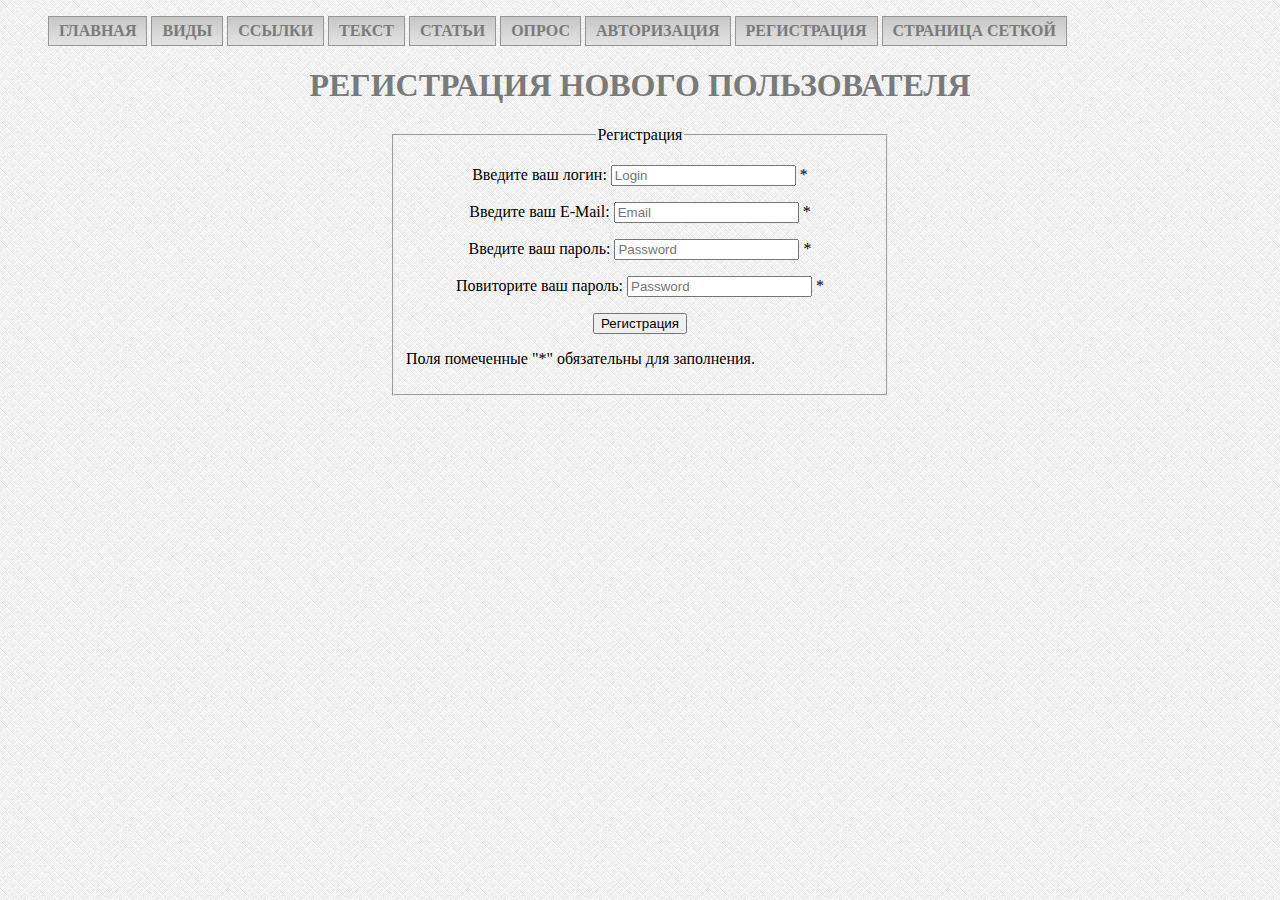
<file: Homework/registration.html>
<!doctype html>
<html>
<head>
	<meta charset="utf-8">
	<meta name="discription" content="Страница регистрации">
	<meta name="keywords" content="Меню, регистрация">
	<link rel="stylesheet" href="./css/style.css">
	<title>Регистрация</title>
</head>
<body>
	<ul>
		<li class="top-menu">
			<a 
			   class="text-menu" 
			   href="./index.html">
				Главная
			</a>
		</li>
		<li class="top-menu">
			<a 
			   class="text-menu" 
			   href="./menu_modal.html">
				Виды
			</a>
		</li>
		<li class="top-menu">
			<a 
			   class="text-menu" 
			   href="./link.html">
				Ссылки
			</a>
		</li>
		<li class="top-menu">
			<a 
			   class="text-menu" 
			   href="./text.html">
				Текст
			</a>
		</li>
		<li class="top-menu">
			<a 
			   class="text-menu" 
			   href="./articles.html">
				Статьи
			</a>
		</li>
		<li class="top-menu">
			<a 
			   class="text-menu" 
			   href="./opros.html">
				Опрос
			</a>
		</li>
		<li class="top-menu">
			<a 
			   class="text-menu" 
			   href="./authorization.html">
				Авторизация
			</a>
		</li>
		<li class="top-menu">
			<a 
			   class="text-menu" 
			   href="#">
				Регистрация
			</a>
		</li>
		<li class="top-menu">
			<a 
			   class="text-menu" 
			   href="./setka.html">
				Страница сеткой
			</a>
		</li>
	</ul>
	<h1 class="h1-zagolovok">
	Регистрация нового пользователя
	</h1>
	<form class="form" align="center">
	  <fieldset>
		<legend>
			Регистрация
		</legend>
		<p>
			<label>Введите ваш логин:
				<input 
					type="text" 
					required 
					placeholder="Login" 
					minlength="5" 
					maxlength="25"
				>
				* 
			</label>
		</p>
		<p>
			<label>Введите ваш E-Mail:
				<input 
					type="email" 
					required 
					placeholder="Email"
				>
				*
			</label>
		</p>
		<p>
			<label>Введите ваш пароль:
				<input 
					type="password" 
					required 
					placeholder="Password"  
					minlength="5" 
					maxlength="25"
				>
				*
			</label>
		</p>
		<p>
			<label>Повиторите ваш пароль:
				<input 
					type="password" 
					required 
					placeholder="Password"  
					minlength="5" 
					maxlength="25"
				>
				*
			</label>
		</p>
		<p>
			<input
				type="submit"
				value="Регистрация"
			>
		</p>
		<p align="left">
			Поля помеченные "*" обязательны для заполнения.
		</p>
	</fieldset>
	</form>

</body>
</html>
</file>
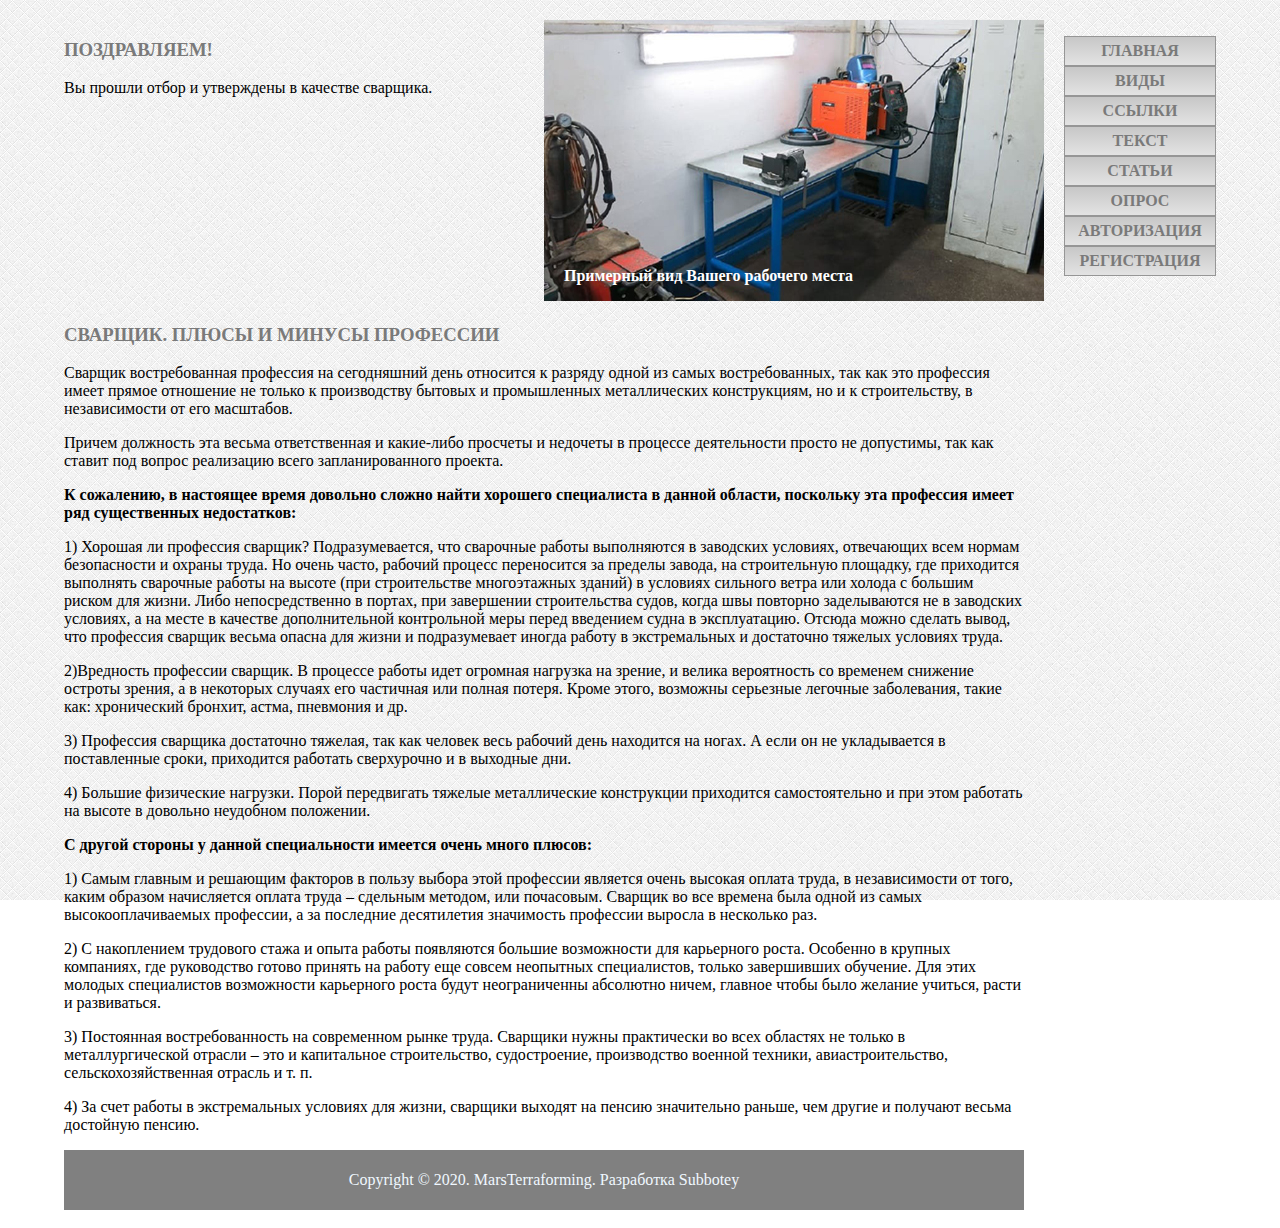
<file: Homework/setka.html>
<!doctype html>
<html>
<head>
	<meta charset="utf-8">
	<meta name="discription" content="Страница сверстанная сеткой">
	<meta name="keywords" content="Сетка CSS">
	<link rel="stylesheet" href="./css/grid.css">
	<link rel="stylesheet" href="./css/style.css">
	<title>Макет сеткой CSS</title>
</head>
<body class="telo">
	<div class="row">
		<div class="col-10">
			<div class="row">
				<div class="col-6">
					<h3 class="zagolovok">
						Поздравляем!
					</h3>
					<p>
						Вы прошли отбор и утверждены в качестве сварщика.
					</p>
				</div>
				<div class="col-6">
					<div class="img">
						<div class="text-img">
							Примерный вид Вашего рабочего места
						</div>
						<img src="img/mesto_svarschika.jpg">
					</div>
				</div>
			</div>
			<div class="row">
				<h3 class="zagolovok">
					Сварщик. Плюсы и минусы профессии
				</h3>
				<p>
					Сварщик востребованная профессия на сегодняшний день относится к разряду одной из самых востребованных, так как это профессия имеет прямое отношение не только к производству бытовых и промышленных металлических конструкциям, но и к строительству, в независимости от его масштабов.
				</p>
				<p>
					Причем должность эта весьма ответственная и какие-либо просчеты и недочеты в процессе деятельности просто не допустимы, так как ставит под вопрос реализацию всего запланированного проекта.
				</p>
				<p>
					<b>
						К сожалению, в настоящее время довольно сложно найти хорошего специалиста в данной области, поскольку эта профессия имеет ряд существенных недостатков:
					</b>
				</p>
				<p>
					1) Хорошая ли профессия сварщик? Подразумевается, что сварочные работы выполняются в заводских условиях, отвечающих всем нормам безопасности и охраны труда. Но очень часто, рабочий процесс переносится за пределы завода, на строительную площадку, где приходится выполнять сварочные работы на высоте (при строительстве многоэтажных зданий) в условиях сильного ветра или холода с большим риском для жизни. Либо непосредственно в портах, при завершении строительства судов, когда швы повторно заделываются не в заводских условиях, а на месте в качестве дополнительной контрольной меры перед введением судна в эксплуатацию. Отсюда можно сделать вывод, что профессия сварщик весьма опасна для жизни и подразумевает иногда работу в экстремальных и достаточно тяжелых условиях труда.
				</p>
				<p>
					2)Вредность профессии сварщик. В процессе работы идет огромная нагрузка на зрение, и велика вероятность со временем снижение остроты зрения, а в некоторых случаях его частичная или полная потеря. Кроме этого, возможны серьезные легочные заболевания, такие как: хронический бронхит, астма, пневмония и др.
				</p>
				<p>
					3) Профессия сварщика достаточно тяжелая, так как человек весь рабочий день находится на ногах. А если он не укладывается в поставленные сроки, приходится работать сверхурочно и в выходные дни.
				</p>
				<p>
					4) Большие физические нагрузки. Порой передвигать тяжелые металлические конструкции приходится самостоятельно и при этом работать на высоте в довольно неудобном положении.
				</p>
				<p>
					<b>
						С другой стороны у данной специальности имеется очень много плюсов:
					</b>
				</p>
				<p>
					1) Самым главным и решающим факторов в пользу выбора этой профессии является очень высокая оплата труда, в независимости от того, каким образом начисляется оплата труда – сдельным методом, или почасовым. Сварщик во все времена была одной из самых высокооплачиваемых профессии, а за последние десятилетия значимость профессии выросла в несколько раз.
				</p>
				<p>
					2) С накоплением трудового стажа и опыта работы появляются большие возможности для карьерного роста. Особенно в крупных компаниях, где руководство готово принять на работу еще совсем неопытных специалистов, только завершивших обучение. Для этих молодых специалистов возможности карьерного роста будут неограниченны абсолютно ничем, главное чтобы было желание учиться, расти и развиваться.
				</p>
				<p>
					3) Постоянная востребованность на современном рынке труда. Сварщики нужны практически во всех областях не только в металлургической отрасли – это и капитальное строительство, судостроение, производство военной техники, авиастроительство, сельскохозяйственная отрасль и т. п.
				</p>
				<p>
					4) За счет работы в экстремальных условиях для жизни, сварщики выходят на пенсию значительно раньше, чем другие и получают весьма достойную пенсию.
				</p>
			</div>
			<div class="row futer">
				<p>Copyright © 2020.  MarsTerraforming. Разработка Subbotey </p>
			</div>
		</div>
		<div class="col-2">
			<ul>
				<li class="right-menu">
					<a 
					   class="text-menu" 
					   href="./index.html">
						Главная
					</a>
				</li>
				<li class="right-menu">
					<a 
					   class="text-menu" 
					   href="./menu_modal.html">
						Виды
					</a>
				</li>
				<li class="right-menu">
					<a 
					   class="text-menu" 
					   href="./link.html">
						Ссылки
					</a>
				</li>
				<li class="right-menu">
					<a 
					   class="text-menu" 
					   href="./text.html">
						Текст
					</a>
				</li>
				<li class="right-menu">
					<a 
					   class="text-menu" 
					   href="./articles.html">
						Статьи
					</a>
				</li>
				<li class="right-menu">
					<a 
					   class="text-menu" 
					   href="./opros.html">
						Опрос
					</a>
				</li>
				<li class="right-menu">
					<a 
					   class="text-menu" 
					   href="./authorization.html">
						Авторизация
					</a>
				</li>
				<li class="right-menu">
					<a 
					   class="text-menu" 
					   href="./registration.html">
						Регистрация
					</a>
				</li>
			</ul>
		</div>
	</div>
</body>
</html>
</file>
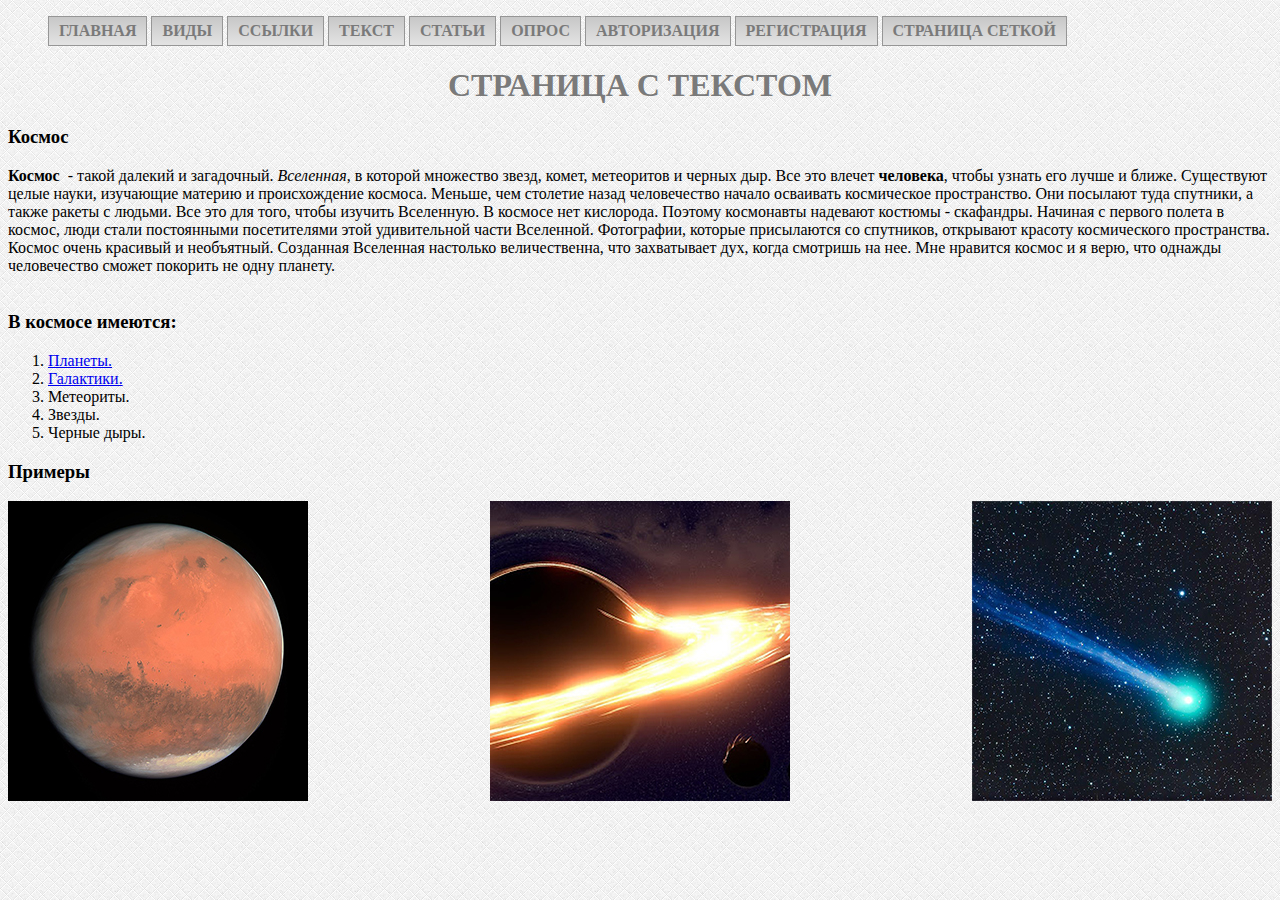
<file: Homework/text.html>
<!doctype html>
<html>
<head>
	<meta charset="utf-8">
	<meta name="discription" content="Третья страница сайта к домашнему заданию">
	<meta name="keywords" content="Меню, списки, ссылки, текст">
	<link rel="stylesheet" href="./css/style.css">
	<title>Страница с текстом</title>
</head>
<body>
	<ul align="left">
		<li class="top-menu">
			<a 
			   class="text-menu"
			   href="./index.html">
				Главная
			</a>
		</li>
		<li class="top-menu">
			<a 
			   class="text-menu" 
			   href="./menu_modal.html">
				Виды
			</a>
		</li>
		<li class="top-menu">
			<a 
			   class="text-menu"
			   href="./link.html">
				Ссылки
			</a>
		</li>
		<li class="top-menu">
			<a 
			   class="text-menu"
			   href="#">
				Текст
			</a>
		</li>
		<li class="top-menu">
			<a 
			   class="text-menu"
			   href="./articles.html">
				Статьи
			</a>
		</li>
		<li class="top-menu">
			<a 
			   class="text-menu"
			   href="./opros.html">
				Опрос
			</a>
		</li>
		<li class="top-menu">
			<a 
			   class="text-menu"
			   href="./authorization.html">
				Авторизация
			</a>
		</li>
		<li class="top-menu">
			<a 
			   class="text-menu" 
			   href="./registration.html">
				Регистрация
			</a>
		</li>
		<li class="top-menu">
			<a 
			   class="text-menu" 
			   href="./setka.html">
				Страница сеткой
			</a>
		</li>
	</ul>
	<h1 class="h1-zagolovok">
		Страница с текстом
	</h1>
	<div align="left">
		<h3>
			Космос
		</h3>
		<b>Космос</b>  - такой далекий и загадочный. <i>Вселенная</i>, в которой множество звезд, комет, метеоритов и черных дыр. Все это влечет <strong>человека</strong>, чтобы узнать его лучше и ближе. Существуют целые науки, изучающие материю и происхождение космоса. Меньше, чем столетие назад человечество начало осваивать космическое пространство. Они посылают туда спутники, а также ракеты с людьми. Все это для того, чтобы изучить Вселенную. В космосе нет кислорода. Поэтому космонавты надевают костюмы - скафандры. Начиная с первого полета в космос, люди стали постоянными посетителями этой удивительной части Вселенной. Фотографии, которые присылаются со спутников, открывают красоту космического пространства. Космос очень красивый и необъятный. Созданная Вселенная настолько величественна, что захватывает дух, когда смотришь на нее. Мне нравится космос и я верю, что однажды человечество сможет покорить не одну планету.
		<br /><br />
	</div>
	<div align="left">
		<h3>
			В космосе имеются:
		</h3>
		<ol>
			<li>
				<a
				   href="./index.html#planeta"
				   target="_blank"
				 >
					Планеты.
				</a>
			</li>
			<li>
				<a
				   href="./index.html#galaktika"
				   target="_blank"
				 >
					Галактики.
				</a>
			</li>
			<li>
				Метеориты.
			</li>
			<li>
				Звезды.
			</li>
			<li>
				Черные дыры.
			</li>
		</ol>
	</div>
	<div align="center">
		<h3 align="left">
			Примеры
		</h3>
		<img
			src="img/mars.jpg" 
			alt="Марс"
			height="300"
			width="300"
			align="left"
		>
		<img
			src="img/dira.jpg" 
			alt="Черная дыра"
			height="300"
			width="300"
		>
		<img
			align="right"
			src="img/kometa.jpg" 
			alt="Комета"
			height="300"
			width="300"
		>
	</div>
</body>
</html>
</file>
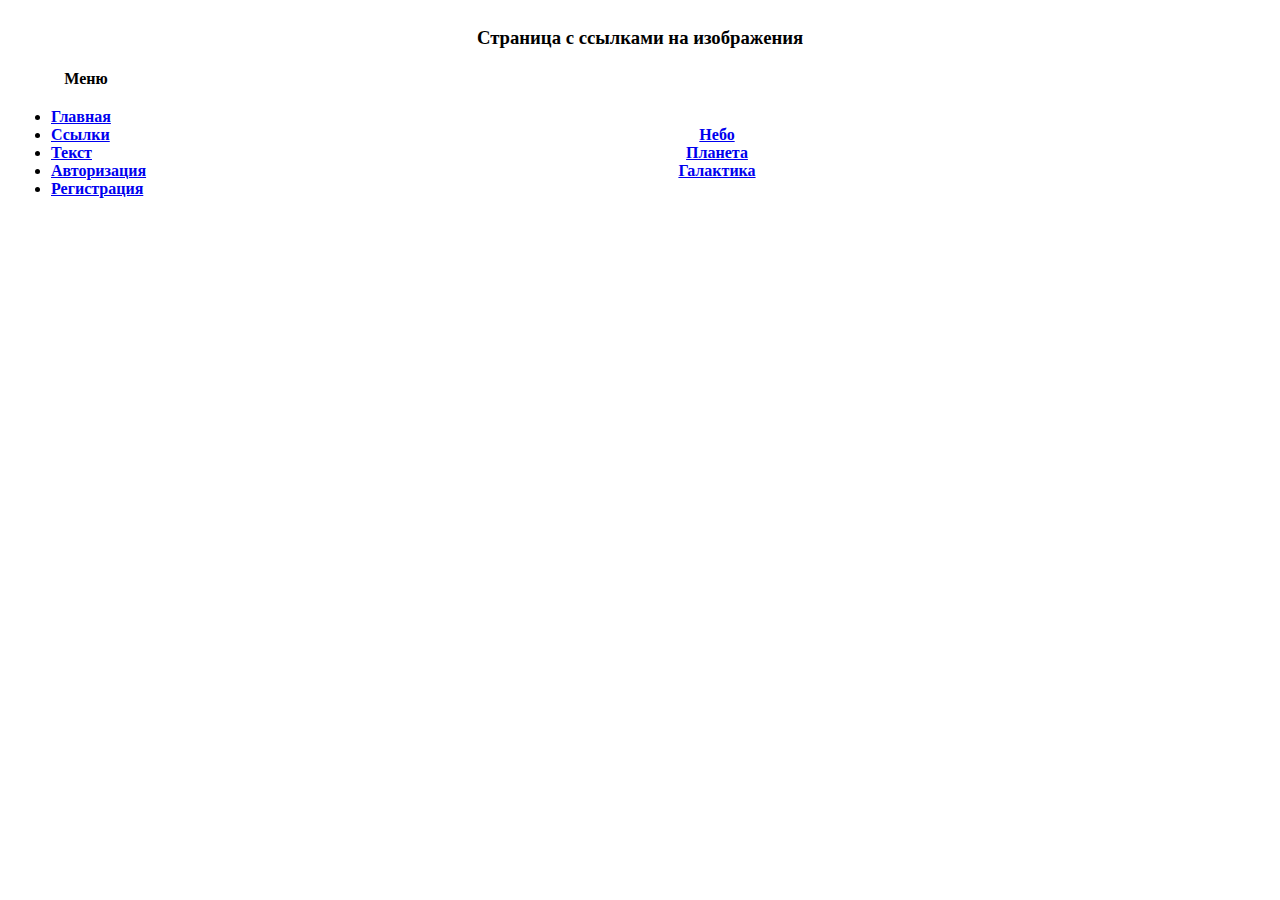
<file: Homework/Lesson_1/str_2.html>
<!doctype html>
<html>
<head>
	<meta charset="utf-8">
	<meta name="discription" content="Вторая страница сайта к домашнему заданию">
	<meta name="keywords" content="Меню, списки, ссылки">
	<title>Страница с ссылками</title>
</head>
<body>
<table  width="100%">
	<caption>
		<h3>
			Страница с ссылками на изображения
		</h3>
	</caption>
		<thead>
			<tr>
				<th  width="150">
					Меню
				</th>
				<th>&nbsp;
					
				</th>
			</tr>
		</thead>
		<tbody>
			<tr>
				<th>
					<ul align="left">
						<li>
							<a href="./index.html">Главная</a>
						</li>
						<li>
							<a href="#">Ссылки</a>
						</li>
						<li>
							<a href="./str_3.html">Текст</a>
						</li>
						<li>
							<a href="./str_4.html">Авторизация</a>
						</li>
						<li>
							<a href="./str_5.html">Регистрация</a>
						</li>
					</ul>
				</th>
				<th>
					<div>
						<a href="./index.html#nebo">Небо</a>
					</div>
					<div>
						<a href="./index.html#planeta">Планета</a>
					</div>
					<div>
						<a href="./index.html#galaktika">Галактика</a>
					</div>
				</th>
			</tr>
		</tbody>
</table>
</body>
</html>
</file>
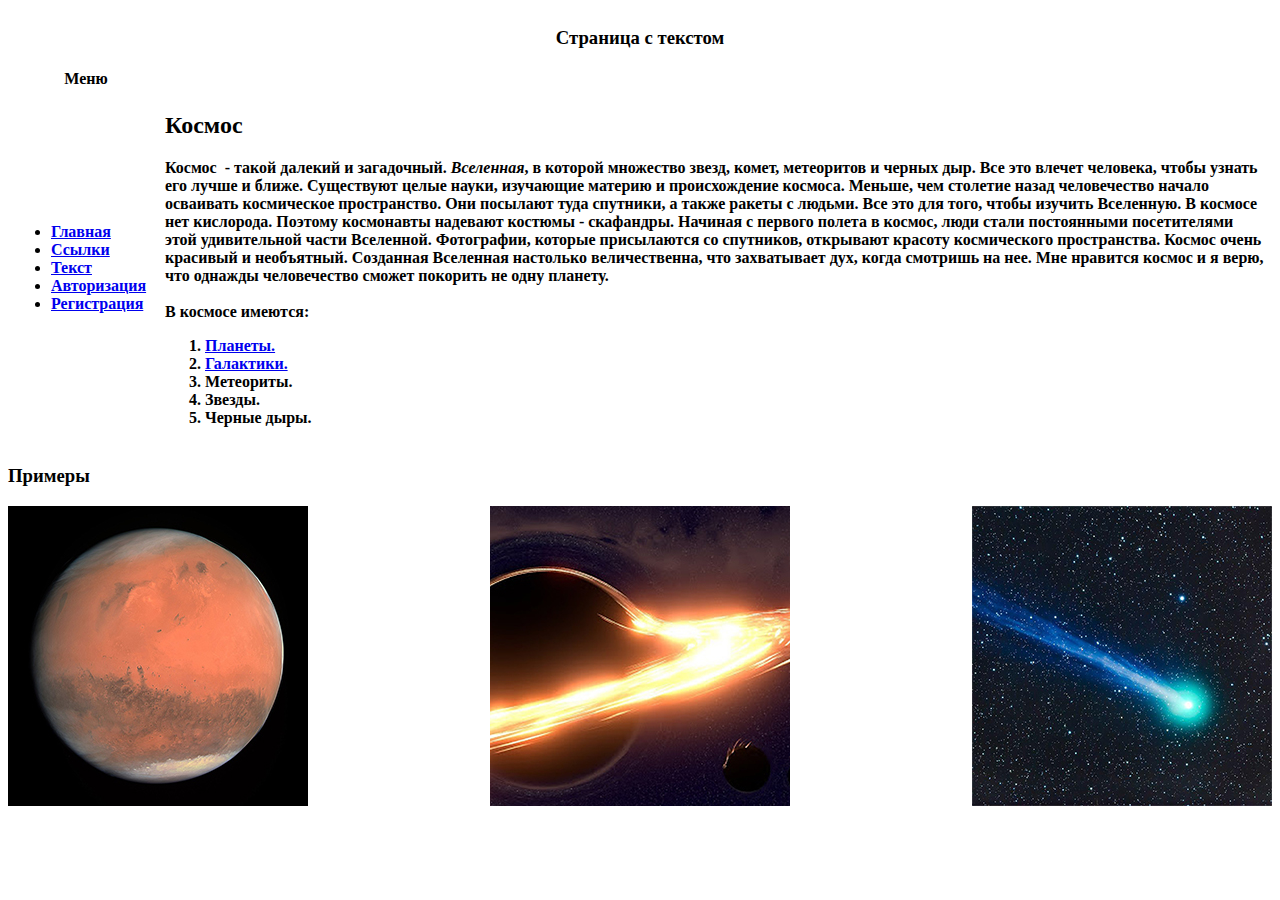
<file: Homework/Lesson_1/str_3.html>
<!doctype html>
<html>
<head>
	<meta charset="utf-8">
	<meta name="discription" content="Третья страница сайта к домашнему заданию">
	<meta name="keywords" content="Меню, списки, ссылки, текст">
	<title>Страница с текстом</title>
</head>
<body>
<table>
	<caption>
		<h3>
			Страница с текстом
		</h3>
	</caption>
		<thead>
			<tr>
				<th  width="150">
					Меню
				</th>
				<th>&nbsp;
					
				</th>
			</tr>
		</thead>
		<tbody>
			<tr>
				<th>
					<ul align="left">
						<li>
							<a href="./index.html">Главная</a>
						</li>
						<li>
							<a href="./str_2.html">Ссылки</a>
						</li>
						<li>
							<a href="#">Текст</a>
						</li>
						<li>
							<a href="./str_4.html">Авторизация</a>
						</li>
						<li>
							<a href="./str_5.html">Регистрация</a>
						</li>
					</ul>
				</th>
				<th>
					<div align="left">
						<h2>
							Космос
						</h2>
						<b>Космос</b>  - такой далекий и загадочный. <i>Вселенная</i>, в которой множество звезд, комет, метеоритов и черных дыр. Все это влечет <strong>человека</strong>, чтобы узнать его лучше и ближе. Существуют целые науки, изучающие материю и происхождение космоса. Меньше, чем столетие назад человечество начало осваивать космическое пространство. Они посылают туда спутники, а также ракеты с людьми. Все это для того, чтобы изучить Вселенную. В космосе нет кислорода. Поэтому космонавты надевают костюмы - скафандры. Начиная с первого полета в космос, люди стали постоянными посетителями этой удивительной части Вселенной. Фотографии, которые присылаются со спутников, открывают красоту космического пространства. Космос очень красивый и необъятный. Созданная Вселенная настолько величественна, что захватывает дух, когда смотришь на нее. Мне нравится космос и я верю, что однажды человечество сможет покорить не одну планету.<br /><br />
					</div>
					<div align="left">
					В космосе имеются:
						<ol>
							<li>
								<a
								   href="./index.html#planeta"
								   target="_blank"
								 >
									Планеты.
								</a>
							</li>
							<li>
								<a
								   href="./index.html#galaktika"
								   target="_blank"
								 >
									Галактики.
								</a>
							</li>
							<li>
								Метеориты.
							</li>
							<li>
								Звезды.
							</li>
							<li>
								Черные дыры.
							</li>
						</ol>
					</div>
				</th>
			</tr>
		</tbody>
</table>
<div align="center">
	<h3 align="left">
		Примеры
	</h3>
	<img
		src="img/mars.jpg" 
		alt="Марс"
		height="300"
		width="300"
		align="left"
	>
	<img
		src="img/dira.jpg" 
		alt="Черная дыра"
		height="300"
		width="300"
	>
	<img
		align="right"
		src="img/kometa.jpg" 
		alt="Комета"
		height="300"
		width="300"
	>
</div>
</body>
</html>
</file>
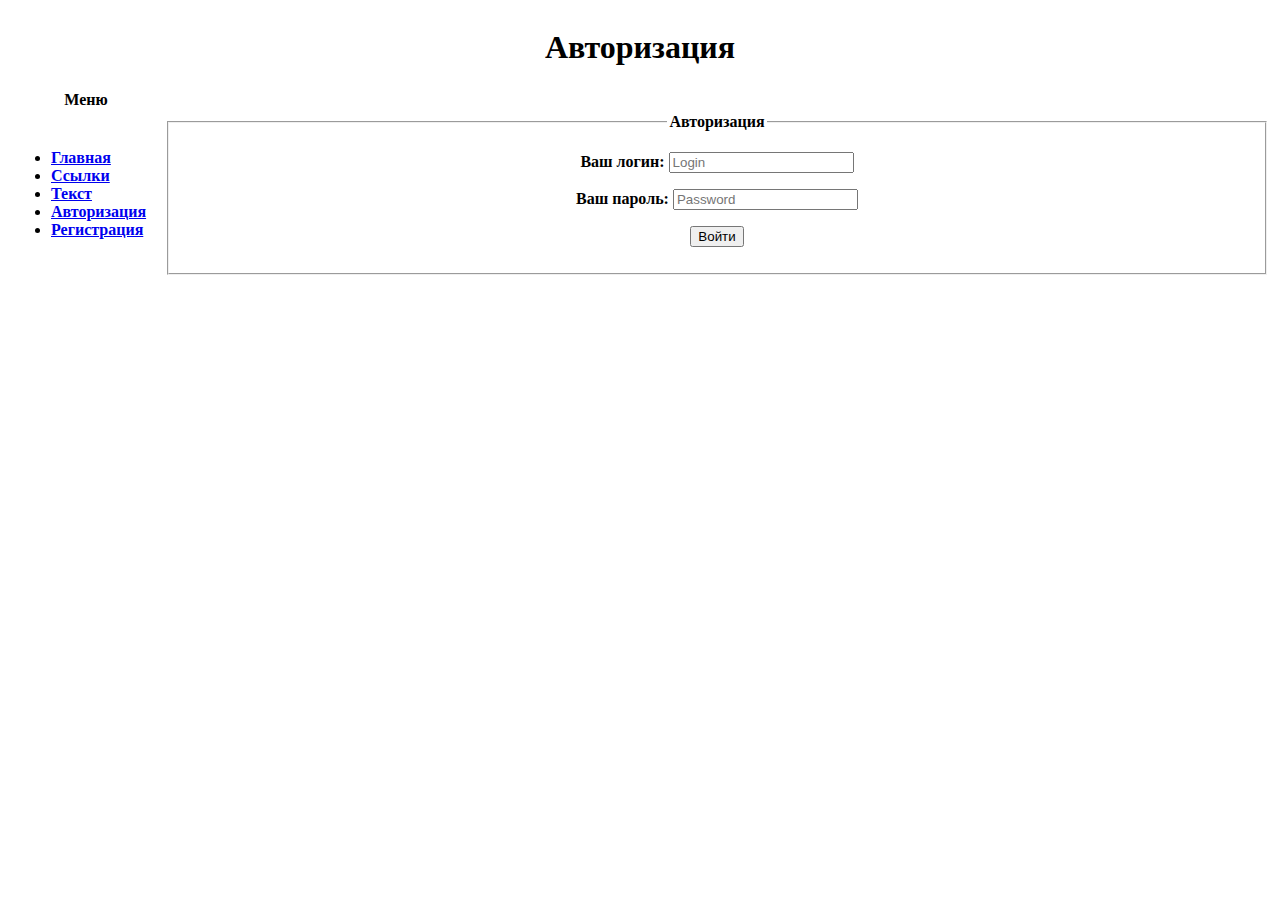
<file: Homework/Lesson_1/str_4.html>
<!DOCTYPE html>
<html>
	<head>
		<meta charset="utf-8">
		<meta name="discription" content="Страница авторизации">
		<meta name="keywords" content="Меню, авторизация">
		<title>Авторизация</title>
	</head>
	<body>
		<table  width="100%">
		  <caption>
		  <h1>Авторизация</h1>
		  </caption>
		  <thead>
			<tr>
			  <th  width="150">Меню</th>
			  <th>&nbsp; </th>
			</tr>
		  </thead>
		  <tbody>
			<tr>
			  <th> <ul align="left">
				  <li><a href="./index.html">Главная</a></li>
				  <li><a href="./str_2.html">Ссылки</a></li>
				  <li><a href="./str_3.html">Текст</a></li>
				  <li><a href="#">Авторизация</a></li>
				  <li><a href="./str_5.html">Регистрация</a></li>
				</ul>
			  </th>
			  <th>
				<form autocomplete="on">
				  <fieldset>
					<legend>
						Авторизация
					</legend>
					<p>
					  <label>Ваш логин:
						<input 
							type="email" 
							required 
							placeholder="Login"
						>
					  </label>
					</p>
					<p>
					  <label>Ваш пароль:
						<input
							type="password" 
							required 
							placeholder="Password"
						 >
					  </label>
					</p>
					<p>
						<input
							type="submit"
							value="Войти"
						>
					</p>
				  </fieldset>
				</form>
			  </th>
			</tr>
		  </tbody>
		</table>
	</body>
</html>
</file>
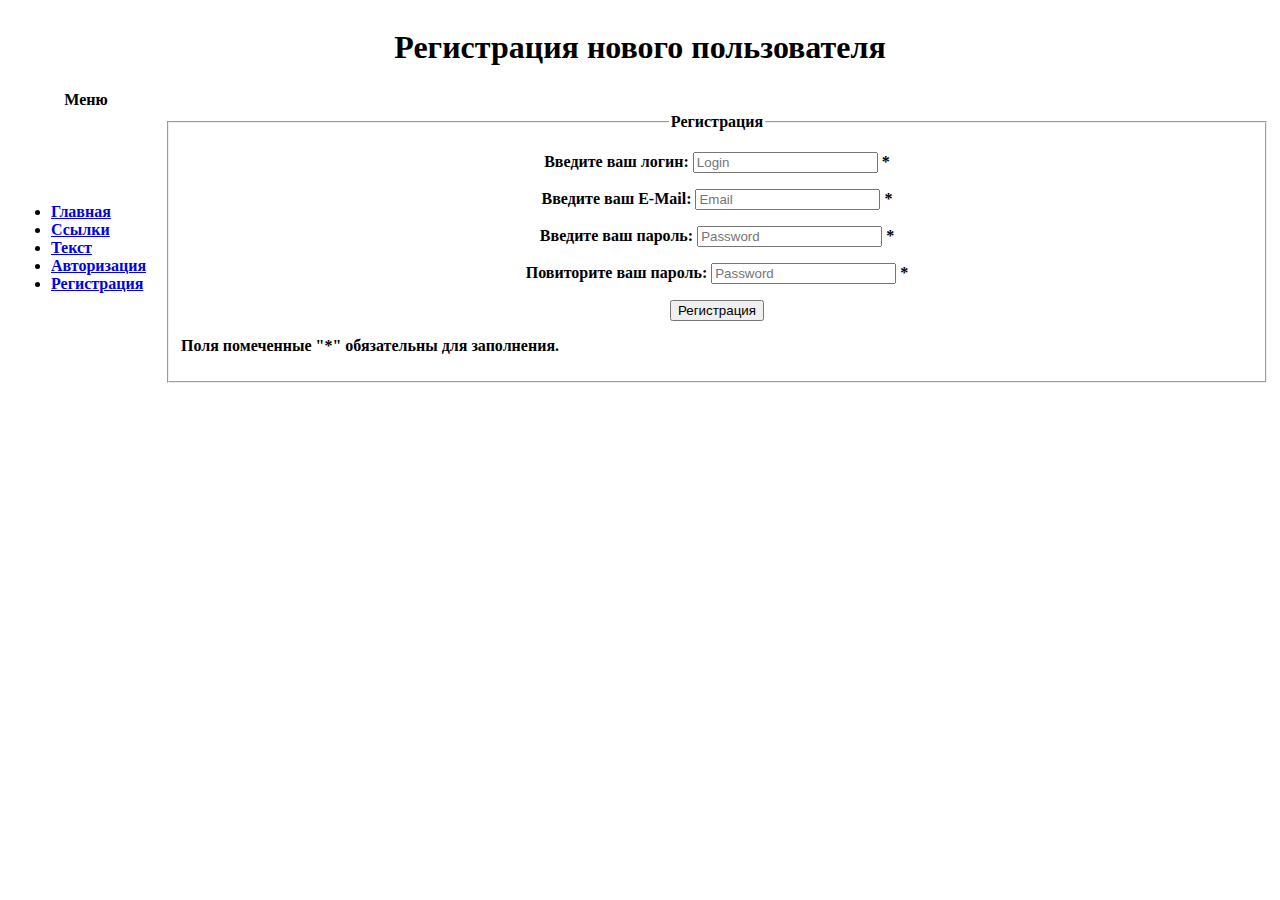
<file: Homework/Lesson_1/str_5.html>
<!doctype html>
<html>
	<head>
		<meta charset="utf-8">
		<meta name="discription" content="Страница регистрации">
		<meta name="keywords" content="Меню, регистрация">
		<title>Регистрация</title>
	</head>
	<body>
		<table  width="100%">
		  <caption>
		  <h1> Регистрация нового пользователя </h1>
		  </caption>
		  <thead>
			<tr>
			  <th  width="150">Меню</th>
			  <th>&nbsp; </th>
			</tr>
		  </thead>
		  <tbody>
			<tr>
			  <th> <ul align="left">
				  <li><a href="./index.html">Главная</a></li>
				  <li><a href="./str_2.html">Ссылки</a></li>
				  <li><a href="./str_3.html">Текст</a></li>
				  <li><a href="./str_4.html">Авторизация</a></li>
				  <li><a href="#">Регистрация</a></li>
				</ul>
			  </th>
			  <th>
				  <form autocomplete="on">
					  <fieldset>
						<legend>
							Регистрация
						</legend>
						<p>
							<label>Введите ваш логин:
								<input 
									type="text" 
									required 
									placeholder="Login" 
									minlength="5" 
									maxlength="25"
								>
								* 
							</label>
						</p>
						<p>
							<label>Введите ваш E-Mail:
								<input 
									type="email" 
									required 
									placeholder="Email"
								>
								*
							</label>
						</p>
						<p>
							<label>Введите ваш пароль:
								<input 
									type="password" 
									required 
									placeholder="Password"  
									minlength="5" 
									maxlength="25"
								>
								*
							</label>
						</p>
						<p>
							<label>Повиторите ваш пароль:
								<input 
									type="password" 
									required 
									placeholder="Password"  
									minlength="5" 
									maxlength="25"
								>
								*
							</label>
						</p>
						<p>
							<input
								type="submit"
								value="Регистрация"
							>
						</p>
						<p align="left">
							Поля помеченные "*" обязательны для заполнения.
						</p>
					</fieldset>
				</form>
			  </th>
			</tr>
		  </tbody>
		</table>
	</body>
</html>
</file>
<file: Homework/css/style.css>
@charset "utf-8";
/* CSS Document */

body {
	
	background-image: url(../img/background17.png);
	background-repeat: repeat;
	background-attachment: fixed;
}
.right-menu {
	border: 1px solid #969696;
	display: block;
    background: linear-gradient(to top, #e3e3e3, #c7c7c7);

}
.top-menu  {
    border: 1px solid #969696;
    display: inline-block;
    background: linear-gradient(to top, #e3e3e3, #c7c7c7);
}
.top-menu a {
	padding: 5px 10px 5px 10px;
	display: block;
	text-align: center;
	height: 100%;
	color: #7a7a7a;
	user-select: none; 
}
.right-menu a {
	padding: 5px 10px 5px 10px;
	display: block;
	text-align: center;
	height: 100%;
	color: #7a7a7a;
	user-select: none; 
}*
.top-menu:hover, .right-menu:hover {
	background: linear-gradient(to top, #dedede, #bfbfbf);
}
.top-menu:active, .right-menu:active {
	background: linear-gradient(to top, #cccccc, #ababab);
}
.text-menu {
	text-decoration: none;
	text-transform: uppercase;
	font-weight: bold;
	
}
.h1-zagolovok {
	text-transform: uppercase;
	text-align: center;
	color: #7a7a7a;
}
.zagolovok {
	text-transform: uppercase;
	color: #7a7a7a;

}
.knopka {
	text-transform: uppercase;
	color: #7a7a7a;
	text-decoration: none;
	user-select: none;
	background: linear-gradient(to top, #e3e3e3, #c7c7c7);
	padding: 5px 10px 5px 10px;
}
.knopka:hover {
	background: linear-gradient(to top, #dedede, #bfbfbf);
}
.knopka:active {
	background: linear-gradient(to top, #cccccc, #ababab);
}
.autor {
	color: #3f6f70;
	font-weight: bold;
	text-decoration: none;
}
.form {
	width: 500px;
	margin: 0 auto;
}
.form_opros {
	width: 500px;
}
.futer {
	background-color: gray;
	text-align: center;
	padding: 5px 5px 5px 5px;
	display: block;
	color: aliceblue
}
.text-img {
	position: absolute;
	color: #fff;
	padding: 0px;
	font-weight: 600;
	bottom: 20px;
	left: 20px;
}
.img {
	position: relative;
}
.telo {
	margin: 20px 5% 0px 5%;
}
</file>
<file: Homework/css/menu_modal.css>
@charset "utf-8";
/* CSS Document */

body {
	background-image: url(../img/background17.png);
	background-repeat: repeat;
	background-attachment: fixed;
}

.flex-menu {
	display: flex;
	justify-content: center;
}

.top-menu  {
    border: 1px solid #969696;
    background: linear-gradient(to top, #e3e3e3, #c7c7c7);
	text-transform: uppercase;
	font-weight: bold;
	width: 120px;
}

.top-menu a {
	padding: 5px 10px 5px 10px;
	display: block;
	text-align: center;
	height: 100%;
	color: #7a7a7a;
	user-select: none; 
	text-decoration: none;
}

.top-menu:hover, .sub-menu a:hover {
	background: linear-gradient(to top, #dedede, #bfbfbf);
}
.top-menu:active, .sub-menu a:active {
	background: linear-gradient(to top, #cccccc, #ababab);
}


.sub-menu {
	display: none;
	
}

.sub-menu a {
	background: linear-gradient(to top, #e3e3e3, #c7c7c7);
	border: 1px solid #969696;
	padding: 5px 10px 5px 10px;
	display: block;
	text-align: center;
	height: 100%;
	color: #7a7a7a;
	user-select: none;
}

div:hover > .sub-menu {
	display: block;
	position: absolute;
}

.flex-img {
	display: flex;
	justify-content: center;
	margin-top: 15px;
}

.flex-img img {
	padding: 0px 7px 0px 7px;
}

.modal {
	display: none;
	
}

.modal:target {
	display: block;
	position: fixed;
	top: 0px;
	bottom: 0px;
	right: 0px;
	left: 0px;
	background-color: rgba(0,0,0,0.15);
}

.div-modal {
	position: relative;
}

.img-modal {
	display: flex;
	height: 100%;
	justify-content: center;
	align-items: center;
}
.close {
	position: absolute;
	right: 10px;
	top: 10px;
}
</file>
<file: Homework/css/grid.css>
/* clearfix */
.row:after {
    clear: both;
    content: ".";
    display: block;
    height: 0;
    visibility: hidden;
}

[class*=col-] {
    float: left;
    padding: 0;
}

.col-1 {
    width: 8.333%;
}

.col-2 {
    width: 16.667%;
}

.col-3 {
    width: 25%;
}

.col-4 {
    width: 33.333%;
}

.col-5 {
    width: 41.667%;
}

.col-6 {
    width: 50%;
}

.col-7 {
    width: 58.333%;
}

.col-8 {
    width: 66.667%;
}

.col-9 {
    width: 75%;
}

.col-10 {
    width: 83.333%;
}

.col-11 {
    width: 91.667%;
}

.col-12 {
    width: 100%;
}

.offset-1 {
    margin-left: 8.333%;
}

.offset-2 {
    margin-left: 16.667%;
}

.offset-3 {
    margin-left: 25%;
}

.offset-4 {
    margin-left: 33.333%;
}

.offset-5 {
    margin-left: 41.667%;
}

.offset-6 {
    margin-left: 50%;
}

.offset-7 {
    margin-left: 58.333%;
}

.offset-8 {
    margin-left: 66.667%;
}

.offset-9 {
    margin-left: 75%;
}

.offset-10 {
    margin-left: 83.333%;
}

.offset-11 {
    margin-left: 91.667%;
}

.offset-12 {
    margin-left: 100%;
}
</file>
<file: adaptive/css/style.css>
@import url(reset.css);
@import url('https://fonts.googleapis.com/css2?family=Montserrat:ital,wght@0,300;0,400;0,500;0,600;0,700;1,300;1,400&display=swap');
/* font-family: 'Montserrat', sans-serif;*/
body {
	display: flex;
	background-color: #E6E3DA;
	background-repeat: repeat;
	background-attachment: fixed;
	justify-content: center;
	font-family: 'Montserrat', sans-serif;
}

b {
	font-weight: 500;
}
.hamburger-menu {
	display: none;
}

.conteiner {
	display: grid;
	background-color: #FCF9EF;
	max-width: 1200px;
	grid-template-areas: 
		"header header"
		"slider slider"
		"main vertical-block"
		"footer footer";
	grid-template-columns: minmax(auto, 830px) 1fr;
	grid-template-rows: 60px auto auto 40px;
	box-shadow: 0 14px 28px rgba(0,0,0,0.1), 0 10px 10px rgba(0,0,0,0.05);
}

.header {
	grid-area: header;
}

.slider {
	grid-area: slider;
}

.main {
	grid-area: main;
	padding: 24px 12px 0px 24px;
}

.vertical-block {
	grid-area: vertical-block;
	padding: 24px 24px 0px 12px;
}

footer {
	grid-area: footer;
	background-color: #011936;
}

#logo {
	background-image: url(../img/astronaut.svg);
	background-size: contain;
	background-repeat: no-repeat;
	background-position: center;
}

.header {
	display: grid;
	background-color: #7EA8BE;
}

.header > nav {
	display: grid;
	grid-template-columns: 1fr 7fr 1fr;
}

.header ul {
	display: grid;
	grid-template-columns: repeat(4, 1fr);
}

.header li:hover {
	background-color: #7399AD;
	border-radius: 0.2em;
}

.header li:active {
	background-color: #688A9C;
}

li a {
	display: flex;
	align-items: center;
	justify-content: center;
	height: 60px;
	color: #28536B;
	user-select: none; 
	text-decoration: none;
	text-transform: uppercase;
	font-weight: bold;
}

.sub-menu {
	display: none;
	background-color: #7EA8BE;
	border-radius: 0em 0em 0.2em 0.2em;
	margin-left: 10px;
}

.sub-menu a {
	padding: 0px 20px 0px 20px;
	border-radius: 0.2em;
	margin: 4px;
	
}

#vhod:hover > .sub-menu {
	display: block;
	position: absolute;
	width: auto;
}

.sub-menu a:hover {
	background-color: #7399AD;
}

.sub-menu a:active {
	background-color: #688A9C;
}

.header form {
	display: grid;
	grid-template-columns: 2fr 1fr;
	align-items: center;
	margin: 0px 5px 0px 5px;
}

#search {
	font-size: 1em;
	height: 2em;
	border-radius: 0.2em 0em 0em 0.2em;
	border: none;
	background-color: #FCF9EF;
	padding-left: 5px;
}

#submit {
	font-size: 1em;
	height: 2.1em;
	border-radius: 0em 0.2em 0.2em 0em;
	border: none;
	background-color: #ACC7D5;
}

#submit:hover {
	background-color: #95B7C9;
}

#submit:active {
	background-color: #7399AD;
}

img {
	max-width: 100%;
	height: auto;
}

.slider li {
	display: none;
}

.slider li.active {
	display: block;
}

.cards {
	border: 1px solid #EBEFF1;
	background-color: #FDFBF6;
	border-radius: 0.2em;
	margin-bottom: 30px;
	padding: 0px 30px 30px 30px;
	box-shadow: 0 14px 28px rgba(0,0,0,0.15), 0 10px 10px rgba(0,0,0,0.10);
}

.zagolovok {
	color: #011936;
	text-transform: uppercase;
	font-weight: 600;
	font-size: 1.2em;
	padding-top: 1em;
}

.cards div {
	margin-top: 1em;
	line-height: 1.5em;
}

footer {
	display: grid;
	justify-content: center;
	align-items: center;
}

footer p {
	color: #C2948A;
}

.modal {
	display: none;
	
}

.modal:target {
	display: block;
	position: fixed;
	top: 0px;
	bottom: 0px;
	right: 0px;
	left: 0px;
	background-color: rgba(0,0,0,0.5);
}

.wrapper-modal {
	display: flex;
	height: 100%;
	justify-content: center;
	align-items: center;
	
}

.div-modal {
	position: relative;
	padding: 40px;
	background-color: #FCF9EF;
	border-radius: 0.2em;
}

.pole {
	background-color: #FDFBF6;
	border: 1px solid #EBEFF1;
	padding: 0px 15px 15px 15px;
	text-align: center;
	box-shadow: 0 14px 28px rgba(0,0,0,0.15), 0 10px 10px rgba(0,0,0,0.1);
	border-radius: 0.2em;
}
.label {
	font-size: 1em;
	padding-top: 5px;
	line-height: 2em;
}

.input-modal {
	font-size: 1em;
	height: 2em;
	border-radius: 0.1em;
	background-color: #F6EFEF;
	border: 1px solid #7A8E9B;
	padding-left: 10px;
	width: 80%;
}
.button-modal {
	background-color: #7EA8BE;
	border: none;
	border-radius: 0.1em;
	font-weight: 500;
	line-height: 2em;
	color: #011936;
	margin-top: 10px;
}
.button-modal:hover {
 	background-color: #7399AD;
}
.button-modal:active {
	background-color: #688A9C;
}
.close {
	position: absolute;
	right: 10px;
	top: 10px;
}

.close button {
	border: none;
	border-radius: 0.1em;
	font-weight: 500;
	line-height: 1.5em;
	background-color: #7EA8BE;
	color: #011936;
}

.close button:hover {
	background-color: #7399AD;
}

.close button:active{
	background-color: #688A9C;
}

@media screen and (max-width:768px) {
	.conteiner {
		display: grid;
		background-color: #FCF9EF;
		grid-template-areas: 
			"header"
			"main"
			"vertical-block"
			"footer";
		grid-template-rows: 60px auto auto 40px;
		box-shadow: 0 14px 28px rgba(0,0,0,0.1), 0 10px 10px rgba(0,0,0,0.05);
		font-size: 0.9em;
	}
	.main {
		grid-area: main;
		padding: 15px 15px 0px 15px;
	}
	.vertical-block {
		grid-area: vertical-block;
		padding: 0px 15px 0px 15px;
	}
	
	.slider {
		display: none;
	}
	
}
@media screen and (max-width:650px) {
	.conteiner {
		display: grid;
		background-color: #FCF9EF;
		grid-template-areas: 
			"header"
			"main"
			"vertical-block"
			"footer";
		font-size: 0.9em;
		grid-template-rows: 60px auto auto 40px;
		box-shadow: 0 14px 28px rgba(0,0,0,0.1), 0 10px 10px rgba(0,0,0,0.05);
	}
	.main {
		grid-area: main;
		padding: 15px 15px 0px 15px;
	}
	.vertical-block {
		grid-area: vertical-block;
		padding: 0px 15px 0px 15px;
	}

	.header {
		display: none;
	}

	.hamburger-menu {
		grid-area: header;
		display: block;
		background-color: #7ea8be;
		position: fixed;
		height: 60px;
		top: 0px;
		left: 0px;
		right: 0px;
		background-image: url(../img/astronaut.svg);
		background-repeat: no-repeat;
		background-position: center;
	}
	
	.hamburger-menu a:active {
		background-color: #cbc7bf;
}

	
	.slider {
		display: none;
	}
	
	footer p {
		display: none;
	}
	
	#menu__toggle {
		opacity: 0;
	}

	#menu__toggle:checked ~ .menu__btn > span {
		transform: rotate(45deg);
	}
	
	#menu__toggle:checked ~ .menu__btn > span::before {
		top: 0;
		transform: rotate(0);
	}
	
	#menu__toggle:checked ~ .menu__btn > span::after {
		top: 0;
		transform: rotate(90deg);
	}
	
	#menu__toggle:checked ~ .menu__box {
		visibility: visible;
		left: 0;
	}

	.menu__btn {
		display: flex;
		align-items: center;
		position: fixed;
		top: 20px;
		left: 20px;
		width: 26px;
		height: 26px;
		cursor: pointer;
		z-index: 1;
	}

	.menu__btn > span,
	.menu__btn > span::before,
	.menu__btn > span::after {
		display: block;
		position: absolute;
		width: 100%;
		height: 2px;
		background-color: #28536b;
		transition-duration: .25s;
	}
	
	.menu__btn > span::before {
		content: '';
		top: -8px;
	}
	
	.menu__btn > span::after {
		content: '';
		top: 8px;
	}

	.menu__box {
		display: block;
		position: fixed;
		visibility: hidden;
		top: 0;
		left: -100%;
		width: 300px;
		height: 100%;
		margin: 0;
		padding: 80px 0;
		list-style: none;
		background-color: #fcf9ef;
		box-shadow: 1px 0px 6px rgba(0, 0, 0, .2);
		transition-duration: .25s;
	}

	.menu__item {
		display: block;
		padding: 12px 24px;
		color: #28536b;
		text-transform: uppercase;
		font-size: 20px;
		font-weight: 600;
		text-decoration: none;
		transition-duration: .25s;
	}
	
	.menu__item:hover {
		background-color: #e3e0d7;
	}

}
</file>
